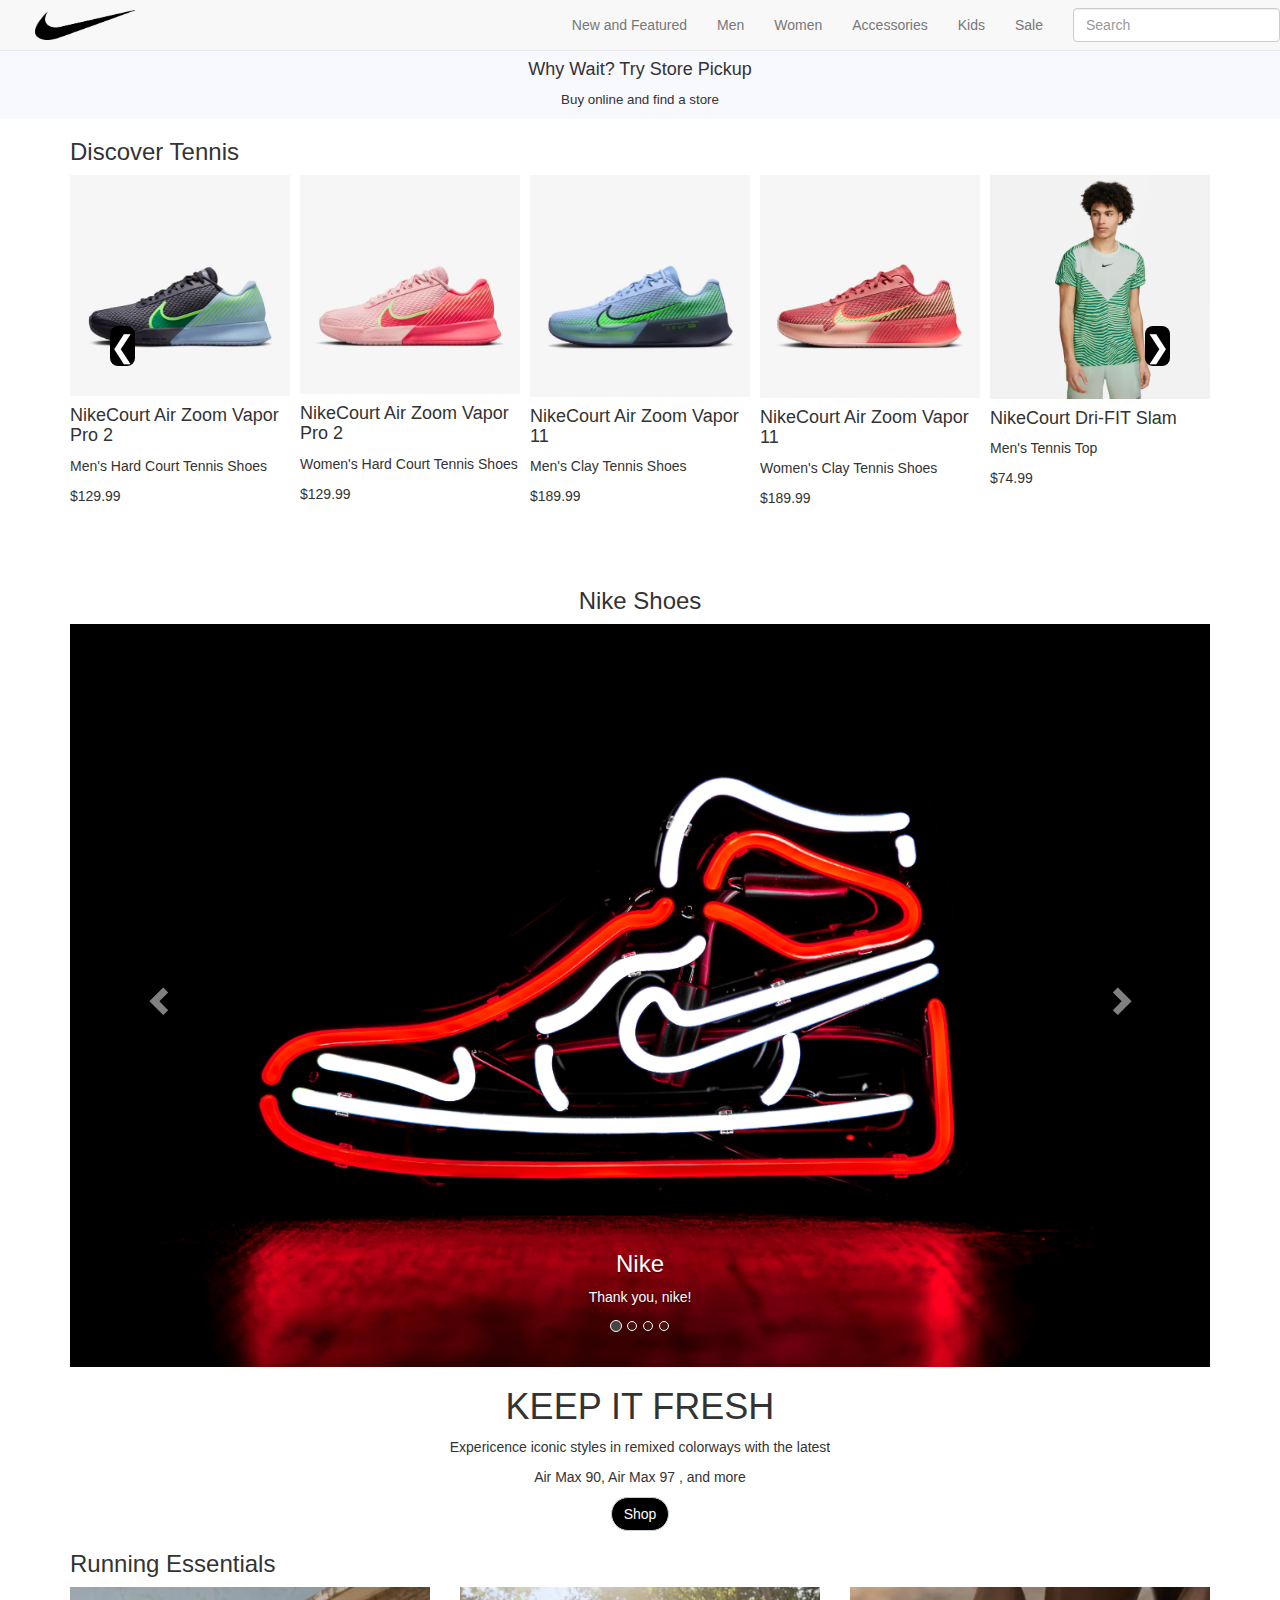
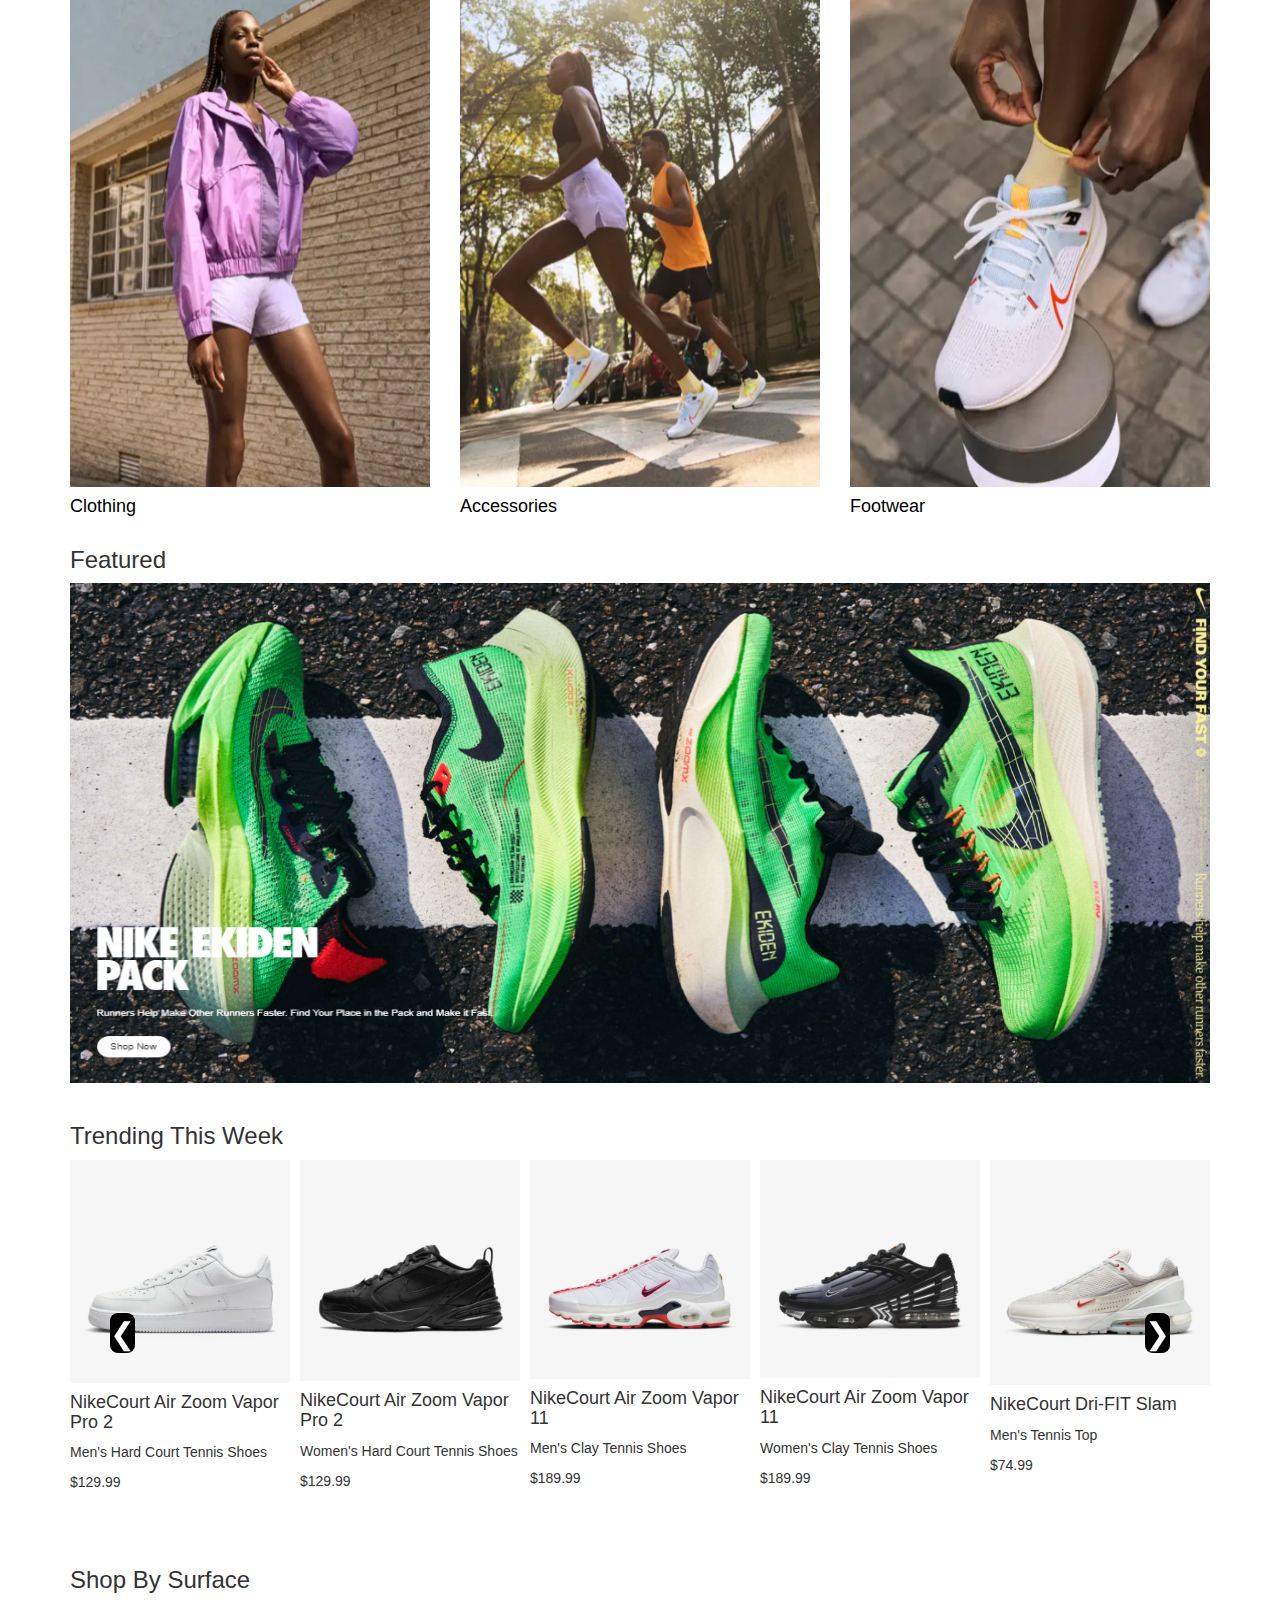
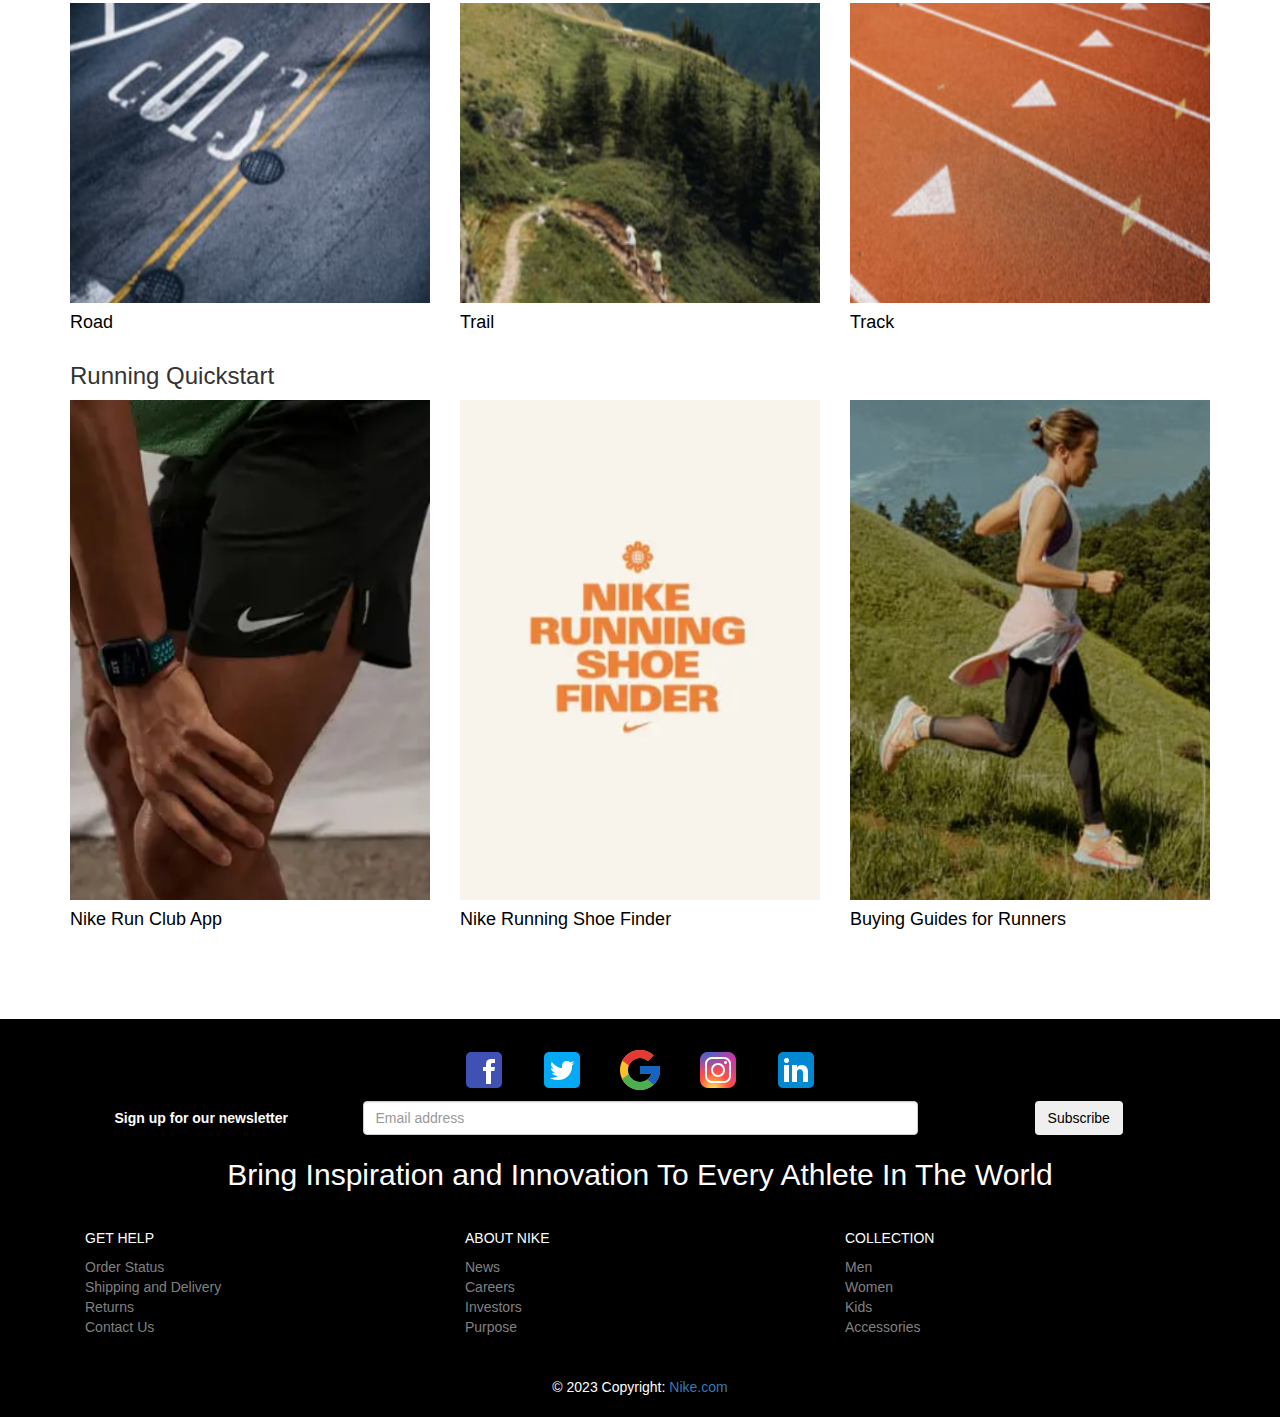
<file: nike/index.html>
<html>
    <head> 
        <meta charset="utf-8">
          <meta name="viewport" content="width=device-width, initial-scale=1">

        <link type="text/css" rel="stylesheet" href="css/style.css">
        <link type="text/css" rel="stylesheet" href="css/bootstrap.min.css">
        
        
        <link rel="stylesheet" href="https://cdnjs.cloudflare.com/ajax/libs/OwlCarousel2/2.3.4/assets/owl.carousel.min.css">
        <link rel="stylesheet" href="https://cdnjs.cloudflare.com/ajax/libs/OwlCarousel2/2.3.4/assets/owl.theme.default.min.css">
        
        
    </head>
    <body>
        
          <script src="https://ajax.googleapis.com/ajax/libs/jquery/3.6.4/jquery.min.js"></script>
          <script src="https://maxcdn.bootstrapcdn.com/bootstrap/3.4.1/js/bootstrap.min.js"></script>
        
        <script src="https://cdnjs.cloudflare.com/ajax/libs/jquery/3.3.1/jquery.min.js"></script>
        <script src="https://cdnjs.cloudflare.com/ajax/libs/OwlCarousel2/2.3.4/owl.carousel.min.js"></script>
  
            
        
        
        <nav class="navbar navbar-default navbar-fixed-top">
            <div class="container-fluid">
                <div class="navbar-header">
                    <a class="navbar-brand" href="index.html" ><img alt="Logo Image" src="img/nike_logo.png" id="logo_img"></a>
                </div>
                  <ul class="nav navbar-nav navbar-right">
                    <li><a href="newandfeatured.html">New and Featured</a></li>
                    <li><a href="men.html">Men</a></li>
                    <li><a href="women.html">Women</a></li>
                    <li><a href="accessories.html">Accessories</a></li>
                    <li><a href="Kids.html">Kids</a></li>
                    <li><a href="sale.html">Sale</a></li>
                      <li>
                        <form class="navbar-form navbar-right" role="search">
                            <div class="form-group">
                                <input type="text" class="form-control" placeholder="Search">
                            </div>
                        </form>
                      </li>
                 </ul>
            </div> 
        </nav>
           <div id="header__" class="container-fluid">
               <div class="row">
                    <div  class="col-lg-12 text-center">
                        <h4 id="t1">Why Wait? Try Store Pickup</h4>
                        <p id="tt1">Buy online and find a store</p>
                   </div>
               </div>
        </div>
        
        
        
    
          
               <script type="text/javascript">
                        $(document).ready(function() {
                  $('.owl-carousel').owlCarousel({
                    loop: true,
                    margin: 10,
                    nav: true,
                    navText: ["<span class='owl-prev'>&#10094;</span>", "<span class='owl-next'>&#10095;</span>"],
                    autoplay: true,
                    autoplayTimeout: 3000,
                    responsive: {
                      0: {
                        items: 1
                      },
                      600: {
                        items: 3
                      },
                      1000: {
                        items: 5
                      }
                    }
                  });
                });
                   

                </script> 
        
                  <div class="container">
                        <div class="home-demo">
                  <h3>Discover Tennis</h3>
                  <div class="owl-carousel ">
                    <div style="background: white;"   class="item">
                      <img src="img/s4.png" alt="imagae" >
                            <h4 >NikeCourt Air Zoom Vapor Pro 2</h4>
                            <p>Men's Hard Court Tennis Shoes</p>
                            <p>$129.99</p>
                        
                    </div>
                    <div style="background: white;"  class="item">
                      <img src="img/s3.png" alt="imagae">
                        <h4 >NikeCourt Air Zoom Vapor Pro 2</h4>
                            <p>Women's Hard Court Tennis Shoes</p>
                            <p>$129.99</p>
                    </div>
                    <div style="background: white;"  class="item">
                       <img src="img/s2.png" alt="imagae">
                        <h4 >NikeCourt Air Zoom Vapor 11</h4>
                            <p>Men's Clay Tennis Shoes</p>
                            <p>$189.99</p>
                    </div>
                    <div style="background: white;"  class="item">
                       <img src="img/s1.png" alt="imagae">
                        <h4 >NikeCourt Air Zoom Vapor 11</h4>
                            <p>Women's Clay Tennis Shoes</p>
                            <p>$189.99</p>
                    </div>
                    <div style="background: white;"  class="item">
                       <img src="img/s5.png" alt="imagae">
                        <h4 >NikeCourt Dri-FIT Slam</h4>
                            <p>Men's Tennis Top</p>
                            <p>$74.99</p>
                    </div>
                    <div style="background: white;"  class="item">
                       <img src="img/s6.png" alt="imagae">
                        <h4 >NikeCourt Dri-FIT Slam</h4>
                            <p>Men's Tennis Shorts</p>
                            <p>$69.99</p>
                    </div>
                    <div style="background: white;"  class="item">
                       <img src="img/s7.png" alt="imagae">
                        <h4 >NikeCourt Dri-FIT ADV Slam</h4>
                            <p>Men's Tennis Polo</p>
                            <p>$89.99</p>
                    </div>
                    <div style="background: white;"  class="item">
                       <img src="img/s8.png" alt="imagae">
                        <h4 >NikeCourt Dri-FIT Slam</h4>
                            <p>Women's Tennis Shirt</p>
                            <p>$94.99</p>
                    </div>
                    <div style="background: white;"  class="item">
                       <img src="img/s10.png" alt="imagae">
                        <h4 >NikeCourt Dri-FIT Slam</h4>
                            <p>Women's Tank Top</p>
                            <p>$74.99</p>
                    </div>
                    <div  style="background: white;"  class="item">
                      <img src="img/s11.png" alt="imagae">
                        <h4 >NikeCourt Dri-FIT Slam</h4>
                            <p>Women's Dress</p>
                            <p>$129.99</p>
                    </div>
                  </div>
                </div>

                </div>      

        
        
        
        
        
        
        
        
        
        
        
         <div  class="container" >
               <div style="margin-top: 50px;" class="row">
                    <div  class="col text-center">
                       <div class="container" >
                            <h3>Nike Shoes</h3>
                              <div id="myCarousel" class="carousel slide" data-ride="carousel" >
                                <!-- Indicators -->
                                <ol class="carousel-indicators">
                                  <li data-target="#myCarousel" data-slide-to="0" class="active"></li>
                                  <li data-target="#myCarousel" data-slide-to="1"></li>
                                  <li data-target="#myCarousel" data-slide-to="2"></li>
                                  <li data-target="#myCarousel" data-slide-to="3"></li>
                                </ol>

                                <!-- Wrapper for slides -->
                                <div class="carousel-inner" >

                                  <div class="item active">
                                    <img class="img-responsive" alt="shoe" src="img/josh-redd-Q9S0w7Bhx3A-unsplash.jpg" style="width:100%;">
                                    <div class="carousel-caption">
                                     <h3>Nike</h3>
                                      <p>Thank you, nike!</p>
                                    </div>
                                  </div>

                                  <div class="item">
                                    <img class="img-responsive" alt="shoe" src="img/domino-164_6wVEHfI-unsplash.jpg" style="width:100%;">
                                    <div class="carousel-caption">
                                      <h3>Nike</h3>
                                      <p>Thank you, nike!</p>
                                    </div>
                                  </div>

                                  <div class="item">
                                    <img class="img-responsive" alt="shoe" src="img/wu-yi-zY3zIOdKXL4-unsplash.jpg" style="width:100%;">
                                    <div class="carousel-caption">
                                      <h3>Nike</h3>
                                      <p>Thank you, nike!</p>
                                    </div>
                                  </div>

                                    <div class="item">
                                    <img class="img-responsive" alt="shoe" src="img/peter-aroner-KRvPP5i7DWA-unsplash.jpg" style="width:100%; ">
                                    <div class="carousel-caption">
                                      <h3>Nike</h3>
                                      <p>Thank you, nike!</p>
                                    </div>
                                  </div>

                                </div>

                                <!-- Left and right controls -->
                                <a class="left carousel-control" href="#myCarousel" data-slide="prev">
                                  <span class="glyphicon glyphicon-chevron-left"></span>
                                  <span class="sr-only">Previous</span>
                                </a>
                                <a class="right carousel-control" href="#myCarousel" data-slide="next">
                                  <span class="glyphicon glyphicon-chevron-right"></span>
                                  <span class="sr-only">Next</span>
                                </a>
                              </div>
                        </div>
                        <h1>KEEP IT FRESH</h1>
                            <p>Expericence iconic styles in remixed colorways with the latest</p>
                            <p>Air Max 90, Air Max 97 , and more</p>
                        
                   </div>
               </div>
               
        </div> 
        <div class="container">
          <div class="row">
            <div class="col text-center">
              <button id="shop_btn" class="btn btn-default">Shop</button>
            </div>
          </div>
        </div>
        
        
        <div class="container-fluid">
            <div class="container">
                <div  class="row">
                    <div class="col-lg-12">
                        <h3>Running Essentials</h3>
                    </div>
                </div>
                <div  class="row">
                    <div class="col-lg-4">
                        <a href="#"><img class="img_responsive" src="img/runnningessentais1.png" alt="image" height="500px" width="380px">
                             <h4 id="Runner_div">Clothing</h4>
                        </a>
                       
                    </div>
                    <div class="col-lg-4">
                        <a href="#"><img class="img_responsive" src="img/runnningessentais2.png" alt="image" height="500px" width="380px">
                             <h4 id="Runner_div">Accessories</h4>
                        </a>
                    </div>
                     <div class="col-lg-4">
                        <a  href="#"><img class="img_responsive" src="img/runnningessentais3.png" alt="image" height="500px" width="380px">
                             <h4 id="Runner_div">Footwear</h4>
                         </a>
                    </div>
                </div>
            </div>
        </div>

        
        <div class="container-fluid">
            <div class="container">
                <div class="row">
                    <div class="col-lg-12">
                        <h3>Featured</h3>
                    </div>
                </div>
                <div class="row">
                    <div class="col-lg-12">
                        <a href="#"><img class="img_responsive" src="img/nike_featured.png" alt="image" height="500px" width="100%"></a>
                    </div>
                </div>
            </div>
        </div>
        
        <div class="container-fluid">
            <div class="container">
                       
        
                <div style="margin: 40px 0;" class="home-demo">
                  <h3>Trending This Week</h3>
                  <div class="owl-carousel ">
                    <div style="background: white;"   class="item">
                      <img src="img/t1.png" alt="imagae" >
                            <h4 >NikeCourt Air Zoom Vapor Pro 2</h4>
                            <p>Men's Hard Court Tennis Shoes</p>
                            <p>$129.99</p>
                        
                    </div>
                    <div style="background: white;"  class="item">
                      <img src="img/t2.png" alt="imagae">
                        <h4 >NikeCourt Air Zoom Vapor Pro 2</h4>
                            <p>Women's Hard Court Tennis Shoes</p>
                            <p>$129.99</p>
                    </div>
                    <div style="background: white;"  class="item">
                       <img src="img/t3.png" alt="imagae">
                        <h4 >NikeCourt Air Zoom Vapor 11</h4>
                            <p>Men's Clay Tennis Shoes</p>
                            <p>$189.99</p>
                    </div>
                    <div style="background: white;"  class="item">
                       <img src="img/t4.png" alt="imagae">
                        <h4 >NikeCourt Air Zoom Vapor 11</h4>
                            <p>Women's Clay Tennis Shoes</p>
                            <p>$189.99</p>
                    </div>
                    <div style="background: white;"  class="item">
                       <img src="img/t5.png" alt="imagae">
                        <h4 >NikeCourt Dri-FIT Slam</h4>
                            <p>Men's Tennis Top</p>
                            <p>$74.99</p>
                    </div>
                    <div style="background: white;"  class="item">
                       <img src="img/t6.png" alt="imagae">
                        <h4 >NikeCourt Dri-FIT Slam</h4>
                            <p>Men's Tennis Shorts</p>
                            <p>$69.99</p>
                    </div>
                    <div style="background: white;"  class="item">
                       <img src="img/t7.png" alt="imagae">
                        <h4 >NikeCourt Dri-FIT ADV Slam</h4>
                            <p>Men's Tennis Polo</p>
                            <p>$89.99</p>
                    </div>
                    <div style="background: white;"  class="item">
                       <img src="img/t8.png" alt="imagae">
                        <h4 >NikeCourt Dri-FIT Slam</h4>
                            <p>Women's Tennis Shirt</p>
                            <p>$94.99</p>
                    </div>
                    <div style="background: white;"  class="item">
                       <img src="img/t9.png" alt="imagae">
                        <h4 >NikeCourt Dri-FIT Slam</h4>
                            <p>Women's Tank Top</p>
                            <p>$74.99</p>
                    </div>
                    <div  style="background: white;"  class="item">
                      <img src="img/t10.png" alt="imagae">
                        <h4 >NikeCourt Dri-FIT Slam</h4>
                            <p>Women's Dress</p>
                            <p>$129.99</p>
                    </div>
                  </div>
            </div>
        </div>
    </div>
        
        <div class="container-fluid">
            <div class="container">
                <div  class="row">
                    <div class="col-lg-12">
                        <h3>Shop By Surface</h3>
                    </div>
                </div>
                <div  class="row">
                    <div class="col-lg-4">
                        <a  href="men.html"><img class="img_responsive" src="img/road4.png" alt="image" height="300px" width="380px">
                             <h4 id="surface_div">Road</h4>
                        </a>
                       
                    </div>
                    <div class="col-lg-4">
                        <a  href="men.html"><img class="img_responsive" src="img/road2.png" alt="image" height="300px" width="380px">
                             <h4 id="surface_div">Trail</h4>
                        </a>
                    </div>
                     <div class="col-lg-4">
                        <a  href="men.html"><img class="img_responsive" src="img/road3.png" alt="image" height="300px" width="380px">
                             <h4 id="surface_div">Track</h4>
                         </a>
                    </div>
                </div>
            </div>
        </div>
        
        
        
          <div class="container-fluid">
            <div class="container">
                <div  class="row">
                    <div class="col-lg-12">
                        <h3>Running Quickstart</h3>
                    </div>
                </div>
                <div  class="row">
                    <div class="col-lg-4">
                        <a  href="men.html"><img class="img_responsive" src="img/running1.png" alt="image" height="500px" width="380px">
                             <h4 id="Runner_div">Nike Run Club App</h4>
                        </a>
                       
                    </div>
                    <div class="col-lg-4">
                        <a  href="men.html"><img class="img_responsive" src="img/running2.png" alt="image" height="500px" width="380px">
                             <h4 id="Runner_div">Nike Running Shoe Finder</h4>
                        </a>
                    </div>
                     <div class="col-lg-4">
                        <a  href="men.html"><img class="img_responsive" src="img/running3.png" alt="image" height="500px" width="380px">
                             <h4 id="Runner_div">Buying Guides for Runners</h4>
                         </a>
                    </div>
                </div>
            </div>
        </div>
        
        
        
        
        
        
        
        
        
        
  
        

        
        
        
        
        
        
        
        
        
        
        
        
        
        
        
        <!-- Footer -->
<footer class="bg-dark text-center text-white">
  <!-- Grid container -->
  <div class="container p-4">
    <!-- Section: Social media -->
    <section class="mb-4">
      <!-- Facebook -->
      <a class="btn btn-outline-light btn-floating m-1" href="#!" role="button"><img src="img/icons8-facebook-48.png">
      </a>

      <!-- Twitter -->
      <a class="btn btn-outline-light btn-floating m-1" href="#!" role="button" ><img src="img/icons8-twitter-squared-48.png"></a>

      <!-- Google -->
      <a class="btn btn-outline-light btn-floating m-1" href="#!" role="button" ><img src="img/icons8-google-48.png"></a>

      <!-- Instagram -->
      <a class="btn btn-outline-light btn-floating m-1" href="#!" role="button" ><img src="img/icons8-instagram-48.png"></a>

      <!-- Linkedin -->
      <a class="btn btn-outline-light btn-floating m-1" href="#!" role="button"><img src="img/icons8-linkedin-48.png"></a>

    
    </section>
    <!-- Section: Social media -->

    <!-- Section: Form -->
    <section class="">
      <form action="">
        <!--Grid row-->
        <div class="row d-flex ">
          <!--Grid column-->
          <div class="col-lg-3 col-md-4">
            <p style="padding-top: 7px;" class="pt-2 text-center">
              <strong >Sign up for our newsletter</strong>
            </p>
          </div>
          <!--Grid column-->

          <!--Grid column-->
          <div class="col-md-5 col-lg-6">
            <!-- Email input -->
            <div class="form-outline form-white mb-4">
              <input type="email" id="form5Example21" class="form-control" placeholder="Email address" />
    
            </div>
          </div>
          <!--Grid column-->

          <!--Grid column-->
          <div class="col-lg-3 col-md-3">
            <!-- Submit button -->
            <button type="submit" class="btn btn-outline-light mb-4" style="color: black;">
              Subscribe
            </button>
          </div>
          <!--Grid column-->
        </div>
        <!--Grid row-->
      </form>
    </section>
    <!-- Section: Form -->

    <!-- Section: Text -->
    <section class="mb-4">
      <h2>
        Bring Inspiration and Innovation To Every Athlete In The World
     </h2>
    </section>
    <!-- Section: Text -->

    <!-- Section: Links -->
    <section class="">
      <!--Grid row-->
      <div style="margin: 30px auto" class="row">
        <!--Grid column-->
        <div class="col-lg-4 col-md-6 mb-4 mb-md-0">
          <h5 class="text-uppercase text-left">Get help</h5>

          <ul id="footer_details" class="list-unstyled mb-0 text-left">
            <li>
              <a href="#!" class="text-white">Order Status</a>
            </li>
            <li>
              <a href="#!" class="text-white">Shipping and Delivery</a>
            </li>
            <li>
              <a href="#!" class="text-white">Returns</a>
            </li>
            <li>
              <a href="contact_us.html" class="text-white">Contact Us</a>
            </li>
          </ul>
        </div>
        <!--Grid column-->

        <!--Grid column-->
        <div class="col-lg-4 col-md-6 mb-4 mb-md-0">
          <h5 class="text-uppercase text-left">About Nike</h5>

          <ul id="footer_details" class="list-unstyled mb-0 text-left">
            <li>
              <a href="#!" class="text-white">News</a>
            </li>
            <li>
              <a href="#!" class="text-white">Careers</a>
            </li>
            <li>
              <a href="#!" class="text-white">Investors</a>
            </li>
            <li>
              <a href="#!" class="text-white">Purpose</a>
            </li>
          </ul>
        </div>
        <!--Grid column-->

        <!--Grid column-->
        <div class="col-lg-4 col-md-6 mb-4 mb-md-0">
          <h5 class="text-uppercase text-left">collection</h5>

          <ul id="footer_details" class="list-unstyled mb-0 text-left">
            <li>
              <a href="men.html" class="text-white">Men</a>
            </li>
            <li>
              <a href="women.html" class="text-white">Women</a>
            </li>
            <li>
              <a href="Kids.html" class="text-white">Kids</a>
            </li>
            <li>
              <a href="accessories.html" class="text-white">Accessories</a>
            </li>
          </ul>
        </div>
        <!--Grid column-->

       
        <!--Grid column-->
      </div>
      <!--Grid row-->
    </section>
    <!-- Section: Links -->
  </div>
  <!-- Grid container -->

  <!-- Copyright -->
  <div class="text-center p-3" style="background-color: rgba(0, 0, 0, 0.2);">
    © 2023 Copyright:
    <a class="text-white" href="https://mdbootstrap.com/">Nike.com</a>
  </div>
  <!-- Copyright -->
</footer>
<!-- Footer -->
        
        
    </body>
</html>
</file>
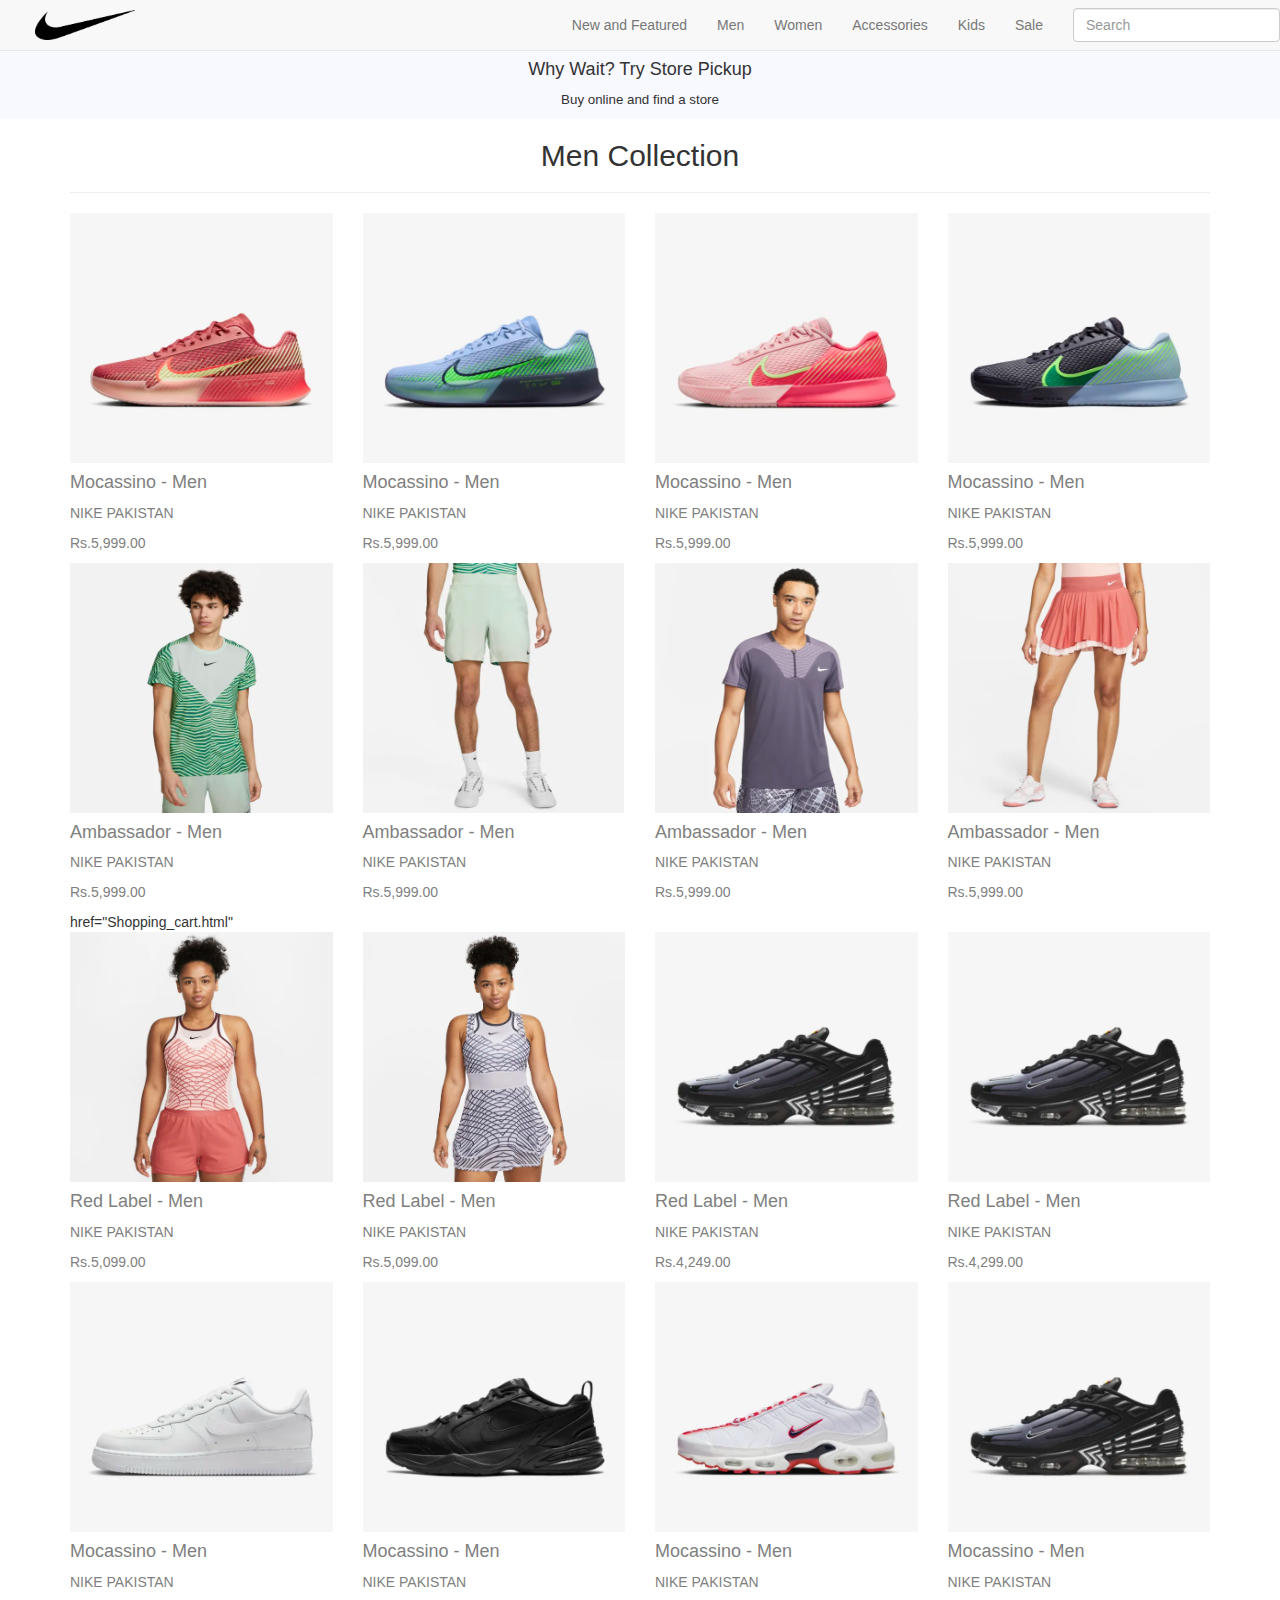
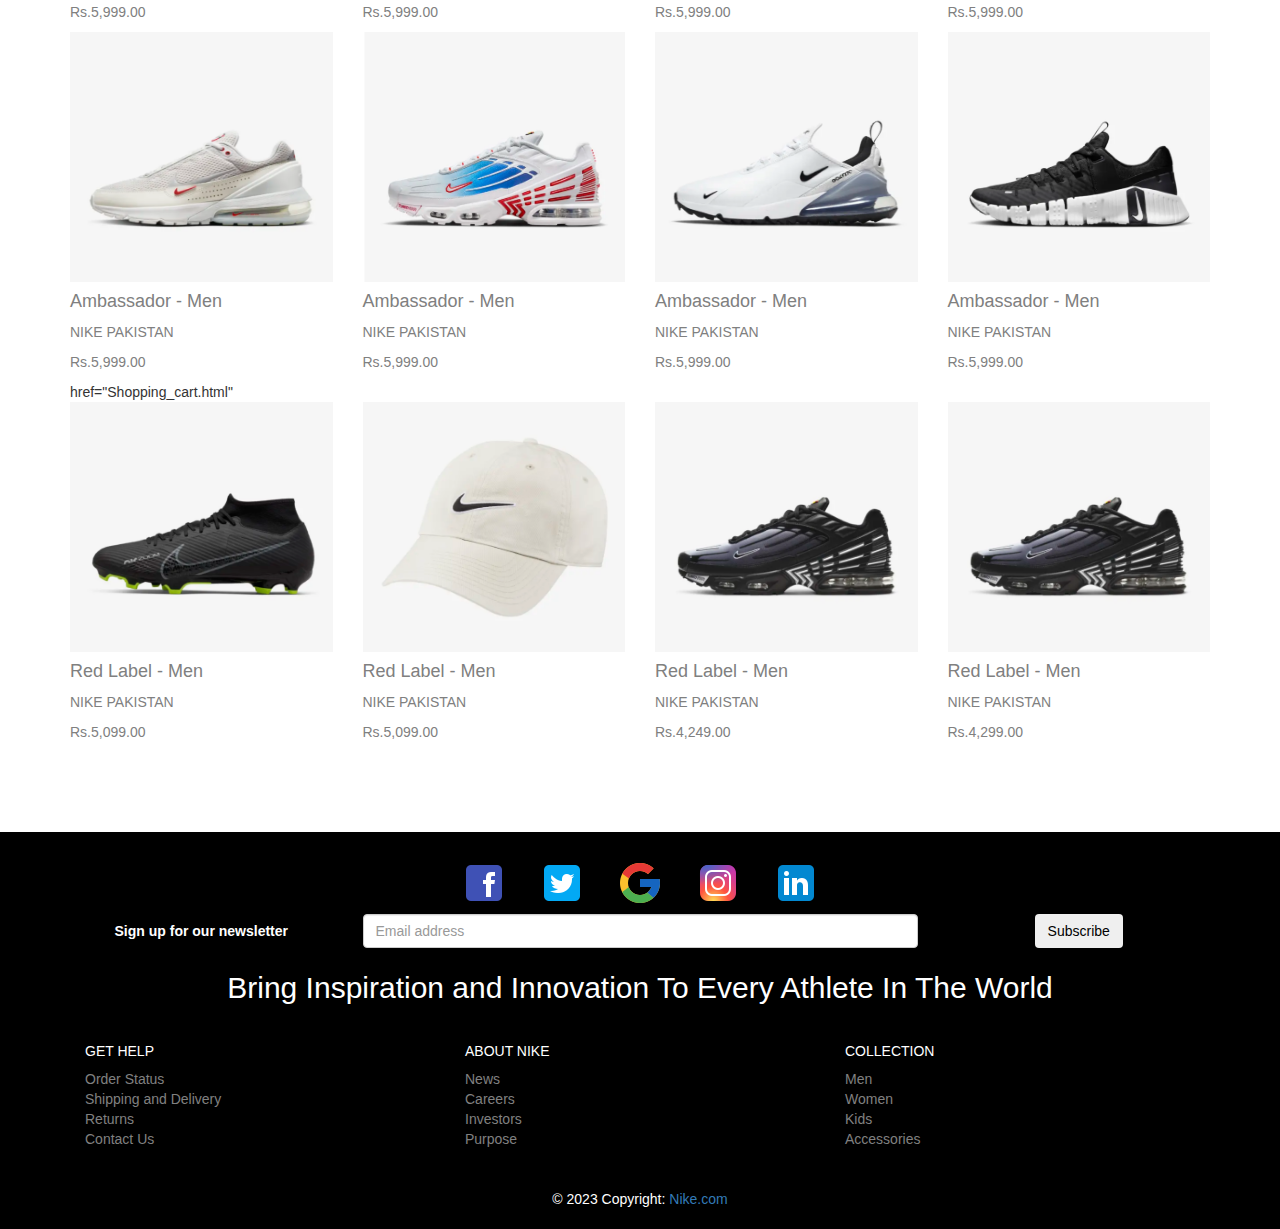
<file: nike/accessories.html>
<html>
    <head>   
        <link type="text/css" rel="stylesheet" href="css/style.css">
        <link type="text/css" rel="stylesheet" href="css/bootstrap.min.css">
    </head>
    <body>
  
            
        <nav class="navbar navbar-default navbar-fixed-top">
            <div class="container-fluid">
                <div class="navbar-header">
                    <a class="navbar-brand" href="index.html" ><img alt="Logo Image" src="img/nike_logo.png" id="logo_img"></a>
                </div>
                  <ul class="nav navbar-nav navbar-right">
                    <li><a href="newandfeatured.html">New and Featured</a></li>
                    <li><a href="men.html">Men</a></li>
                    <li><a href="women.html">Women</a></li>
                    <li><a href="accessories.html">Accessories</a></li>
                    <li><a href="Kids.html">Kids</a></li>
                    <li><a href="sale.html">Sale</a></li>
                      <li>
                        <form class="navbar-form navbar-right" role="search">
                            <div class="form-group">
                                <input type="text" class="form-control" placeholder="Search">
                            </div>
                        </form>
                      </li>
                 </ul>
            </div> 
        </nav>
           <div id="header__" class="container-fluid">
               <div class="row">
                    <div  class="col-lg-12 text-center">
                        <h4 id="t1">Why Wait? Try Store Pickup</h4>
                        <p id="tt1">Buy online and find a store</p>
                   </div>
               </div>
        </div> 
        
        
        
               <div id="backcolor_div" class="container-fluid">
            <div id="items_container_shoes" class="container">
                <h2 id="Page_title" class="text-center">Men Collection</h2>
                <hr>
              
                
                <div id="Row_space_shoe" class="row">
                    <div class="col-lg-3 col-md-6 mb-4 mb-md-0">
                            <a  href="Shopping_cart.html"><img src="img/s1.png" alt="Men Shoe" width="250px" height="250px">
                            <div>
                            <h4>Mocassino - Men</h4>
                           <p id="Bata_pakistan_text">NIKE PAKISTAN</p>
                            <p>Rs.5,999.00</p>
                        </div>
                        </a>
                        
                    </div>
                    <div class="col-lg-3 col-md-6 mb-4 mb-md-0">
                        <a href="Shopping_cart.html"><img src="img/s2.png" alt="Men Shoe"  width="250px" height="250px">
                             <div>
                            <h4>Mocassino - Men</h4>
                           <p id="Bata_pakistan_text">NIKE PAKISTAN</p>
                            <p>Rs.5,999.00</p>
                        </div>
                        </a>
                        
                    </div>
                    <div class="col-lg-3 col-md-6 mb-4 mb-md-0">
                        <a href="Shopping_cart.html"><img src="img/s3.png" alt="Men Shoe"  width="250px"    height="250px">
                            <div>
                            <h4>Mocassino - Men</h4>
                           <p id="Bata_pakistan_text">NIKE PAKISTAN</p>
                            <p>Rs.5,999.00</p>
                        </div>
                        </a>
                         
                    </div>
                    <div class="col-lg-3 col-md-6 mb-4 mb-md-0">
                          <a href="Shopping_cart.html"><img src="img/s4.png" alt="Men Shoe"  width="250px" height="250px">
                            <div>
                            <h4>Mocassino - Men</h4>
                            <p id="Bata_pakistan_text">NIKE PAKISTAN</p>
                            <p>Rs.5,999.00</p>
                        </div>
                        </a>
                         
                    </div>
                </div>
                
                <div id="Row_space_shoe" class="row">
                    <div class="col-lg-3 col-md-6 mb-4 mb-md-0">
                            <a  href="Shopping_cart.html"><img src="img/s5.png" alt="Men Shoe" width="250px" height="250px">
                             <div>
                            <h4>Ambassador - Men</h4>
                            <p id="Bata_pakistan_text">NIKE PAKISTAN</p>
                            <p>Rs.5,999.00</p>
                        </div>
                        </a>
                       href="Shopping_cart.html"
                    </div>
                    <div class="col-lg-3 col-md-6 mb-4 mb-md-0">
                        <a href="Shopping_cart.html"><img src="img/s6.png" alt="Men Shoe"  width="250px" height="250px">
                         <div>
                            <h4>Ambassador - Men</h4>
                           <p id="Bata_pakistan_text">NIKE PAKISTAN</p>
                            <p>Rs.5,999.00</p>
                        </div>
                        </a>
                        
                    </div>
                    <div class="col-lg-3 col-md-6 mb-4 mb-md-0">
                        <a href="Shopping_cart.html"><img src="img/s7.png"alt="Men Shoe"  width="250px" height="250px">
                        <div>
                            <h4>Ambassador - Men</h4>
                            <p id="Bata_pakistan_text">NIKE PAKISTAN</p>
                            <p>Rs.5,999.00</p>
                        </div>
                        </a>
                         
                    </div>
                    <div class="col-lg-3 col-md-6 mb-4 mb-md-0">
                          <a href="Shopping_cart.html"><img src="img/s8.png" alt="Men Shoe"  width="250px" height="250px">
                            <div>
                            <h4>Ambassador - Men</h4>
                           <p id="Bata_pakistan_text">NIKE PAKISTAN</p>
                            <p>Rs.5,999.00</p>
                        </div>
                        </a>
                         
                    </div>
                </div>
                
                <div id="Row_space_shoe" class="row">
                    <div class="col-lg-3 col-md-6 mb-4 mb-md-0">
                            <a  href="Shopping_cart.html"><img src="img/s10.png"alt="Men Shoe" width="250px" height="250px">
                         <div>
                            <h4>Red Label - Men</h4>
                            <p id="Bata_pakistan_text">NIKE PAKISTAN</p>
                            <p>Rs.5,099.00</p>
                        </div>
                        </a>
                       
                    </div>
                    <div class="col-lg-3 col-md-6 mb-4 mb-md-0">
                        <a href="Shopping_cart.html"><img src="img/s11.png"alt="Men Shoe"  width="250px" height="250px">
                         <div>
                            <h4>Red Label - Men</h4>
                           <p id="Bata_pakistan_text">NIKE PAKISTAN</p>
                            <p>Rs.5,099.00</p>
                        </div>
                        </a>
                        
                    </div>
                    <div class="col-lg-3 col-md-6 mb-4 mb-md-0">
                        <a href="Shopping_cart.html"><img src="img/t4.png" alt="Men Shoe"  width="250px" height="250px">
                        <div>
                            <h4>Red Label - Men</h4>
                           <p id="Bata_pakistan_text">NIKE PAKISTAN</p>
                            <p>Rs.4,249.00</p>
                        </div>
                        </a>
                         
                    </div>
                    <div class="col-lg-3 col-md-6 mb-4 mb-md-0">
                          <a href="Shopping_cart.html"><img src="img/t4.png" alt="Men Shoe"  width="250px" height="250px">
                         <div>
                            <h4>Red Label - Men</h4>
                           <p id="Bata_pakistan_text">NIKE PAKISTAN</p>
                            <p>Rs.4,299.00</p>
                        </div>
                        </a>
                         
                    </div>
                </div>
                
                <div id="Row_space_shoe" class="row">
                    <div class="col-lg-3 col-md-6 mb-4 mb-md-0">
                            <a  href="Shopping_cart.html"><img src="img/t1.png" alt="Men Shoe" width="250px" height="250px">
                            <div>
                            <h4>Mocassino - Men</h4>
                            <p id="Bata_pakistan_text">NIKE PAKISTAN</p>
                            <p>Rs.5,999.00</p>
                        </div>
                        </a>
                        
                    </div>
                    <div class="col-lg-3 col-md-6 mb-4 mb-md-0">
                        <a href="Shopping_cart.html"><img src="img/t2.png" alt="Men Shoe"  width="250px" height="250px">
                             <div>
                            <h4>Mocassino - Men</h4>
                            <p id="Bata_pakistan_text">NIKE PAKISTAN</p>
                            <p>Rs.5,999.00</p>
                        </div>
                        </a>
                        
                    </div>
                    <div class="col-lg-3 col-md-6 mb-4 mb-md-0">
                        <a href="Shopping_cart.html"><img src="img/t3.png" alt="Men Shoe"  width="250px"    height="250px">
                            <div>
                            <h4>Mocassino - Men</h4>
                            <p id="Bata_pakistan_text">NIKE PAKISTAN</p>
                            <p>Rs.5,999.00</p>
                        </div>
                        </a>
                         
                    </div>
                    <div class="col-lg-3 col-md-6 mb-4 mb-md-0">
                          <a href="Shopping_cart.html"><img src="img/t4.png" alt="Men Shoe"  width="250px" height="250px">
                            <div>
                            <h4>Mocassino - Men</h4>
                            <p id="Bata_pakistan_text">NIKE PAKISTAN</p>
                            <p>Rs.5,999.00</p>
                        </div>
                        </a>
                         
                    </div>
                </div>
                
                <div id="Row_space_shoe" class="row">
                    <div class="col-lg-3 col-md-6 mb-4 mb-md-0">
                            <a  href="Shopping_cart.html"><img src="img/t5.png" alt="Men Shoe" width="250px" height="250px">
                             <div>
                            <h4>Ambassador - Men</h4>
                           <p id="Bata_pakistan_text">NIKE PAKISTAN</p>
                            <p>Rs.5,999.00</p>
                        </div>
                        </a>
                       href="Shopping_cart.html"
                    </div>
                    <div class="col-lg-3 col-md-6 mb-4 mb-md-0">
                        <a href="Shopping_cart.html"><img src="img/t6.png" alt="Men Shoe"  width="250px" height="250px">
                         <div>
                            <h4>Ambassador - Men</h4>
                           <p id="Bata_pakistan_text">NIKE PAKISTAN</p>
                            <p>Rs.5,999.00</p>
                        </div>
                        </a>
                        
                    </div>
                    <div class="col-lg-3 col-md-6 mb-4 mb-md-0">
                        <a href="Shopping_cart.html"><img src="img/t7.png"alt="Men Shoe"  width="250px" height="250px">
                        <div>
                            <h4>Ambassador - Men</h4>
                            <p id="Bata_pakistan_text">NIKE PAKISTAN</p>
                            <p>Rs.5,999.00</p>
                        </div>
                        </a>
                         
                    </div>
                    <div class="col-lg-3 col-md-6 mb-4 mb-md-0">
                          <a href="Shopping_cart.html"><img src="img/t8.png" alt="Men Shoe"  width="250px" height="250px">
                            <div>
                            <h4>Ambassador - Men</h4>
                            <p id="Bata_pakistan_text">NIKE PAKISTAN</p>
                            <p>Rs.5,999.00</p>
                        </div>
                        </a>
                         
                    </div>
                </div>
                
                <div id="Row_space_shoe" class="row">
                    <div class="col-lg-3 col-md-6 mb-4 mb-md-0">
                            <a  href="Shopping_cart.html"><img src="img/t9.png"alt="Men Shoe" width="250px" height="250px">
                         <div>
                            <h4>Red Label - Men</h4>
                            <p id="Bata_pakistan_text">NIKE PAKISTAN</p>
                            <p>Rs.5,099.00</p>
                        </div>
                        </a>
                       
                    </div>
                    <div class="col-lg-3 col-md-6 mb-4 mb-md-0">
                        <a href="Shopping_cart.html"><img src="img/t10.png"alt="Men Shoe"  width="250px" height="250px">
                         <div>
                            <h4>Red Label - Men</h4>
                            <p id="Bata_pakistan_text">NIKE PAKISTAN</p>
                            <p>Rs.5,099.00</p>
                        </div>
                        </a>
                        
                    </div>
                    <div class="col-lg-3 col-md-6 mb-4 mb-md-0">
                        <a href="Shopping_cart.html"><img src="img/t4.png" alt="Men Shoe"  width="250px" height="250px">
                        <div>
                            <h4>Red Label - Men</h4>
                           <p id="Bata_pakistan_text">NIKE PAKISTAN</p>
                            <p>Rs.4,249.00</p>
                        </div>
                        </a>
                         
                    </div>
                    <div class="col-lg-3 col-md-6 mb-4 mb-md-0">
                          <a href="Shopping_cart.html"><img src="img/t4.png" alt="Men Shoe"  width="250px" height="250px">
                         <div>
                            <h4>Red Label - Men</h4>
                            <p id="Bata_pakistan_text">NIKE PAKISTAN</p>
                            <p>Rs.4,299.00</p>
                        </div>
                        </a>
                         
                    </div>
                </div>
                
            </div>
        </div>
        
        
        
        
        
        
        
        
        
        
        
        
        
        
        

        
        
        
        
        
       
        <footer class="bg-dark text-center text-white">

          <div class="container p-4">

            <section class="mb-4">
                  <a class="btn btn-outline-light btn-floating m-1" href="#!" role="button"><img src="img/icons8-facebook-48.png"></a>
                  <a class="btn btn-outline-light btn-floating m-1" href="#!" role="button" ><img src="img/icons8-twitter-squared-48.png"></a>
                  <a class="btn btn-outline-light btn-floating m-1" href="#!" role="button" ><img src="img/icons8-google-48.png"></a>
                  <a class="btn btn-outline-light btn-floating m-1" href="#!" role="button" ><img src="img/icons8-instagram-48.png"></a>
                  <a class="btn btn-outline-light btn-floating m-1" href="#!" role="button"><img src="img/icons8-linkedin-48.png"></a>
            </section>

            <section class="">
              <form action="">
                <div class="row d-flex ">

                  <div class="col-lg-3 col-md-4">
                    <p style="padding-top: 7px;" class="pt-2 text-center">
                      <strong >Sign up for our newsletter</strong>
                    </p>
                  </div>

                  <div class="col-md-5 col-lg-6">
                    <div class="form-outline form-white mb-4">
                      <input type="email" id="form5Example21" class="form-control" placeholder="Email address" />
                    </div>
                  </div>

                  <div class="col-lg-3 col-md-3">

                    <button type="submit" class="btn btn-outline-light mb-4" style="color: black;">
                      Subscribe
                    </button>
                  </div>

                </div>
              </form>
            </section>


            <section class="mb-4">
              <h2>
                Bring Inspiration and Innovation To Every Athlete In The World
             </h2>
            </section>

            <section class="">

              <div style="margin: 30px auto" class="row">
                  
                <div class="col-lg-4 col-md-6 mb-4 mb-md-0">
                  <h5 class="text-uppercase text-left">Get help</h5>
                  <ul id="footer_details" class="list-unstyled mb-0 text-left">
                    <li><a href="#!" class="text-white">Order Status</a></li>
                    <li><a href="#!" class="text-white">Shipping and Delivery</a></li>
                    <li><a href="#!" class="text-white">Returns</a></li>
                    <li><a href="#!" class="text-white">Contact Us</a></li>
                  </ul>
                </div>

                <div class="col-lg-4 col-md-6 mb-4 mb-md-0">
                  <h5 class="text-uppercase text-left">About Nike</h5>
                  <ul id="footer_details" class="list-unstyled mb-0 text-left">
                    <li><a href="#!" class="text-white">News</a></li>
                    <li><a href="#!" class="text-white">Careers</a></li>
                    <li><a href="#!" class="text-white">Investors</a></li>
                    <li><a href="#!" class="text-white">Purpose</a></li>
                  </ul>
                </div>

                <!--Grid column-->
        <div class="col-lg-4 col-md-6 mb-4 mb-md-0">
          <h5 class="text-uppercase text-left">collection</h5>

          <ul id="footer_details" class="list-unstyled mb-0 text-left">
            <li>
              <a href="men.html" class="text-white">Men</a>
            </li>
            <li>
              <a href="women.html" class="text-white">Women</a>
            </li>
            <li>
              <a href="Kids.html" class="text-white">Kids</a>
            </li>
            <li>
              <a href="accessories.html" class="text-white">Accessories</a>
            </li>
          </ul>
        </div>

              </div>
            </section>
          </div>

          <div class="text-center p-3" style="background-color: rgba(0, 0, 0, 0.2);">© 2023 Copyright:
            <a class="text-white" href="https://mdbootstrap.com/">Nike.com</a>
          </div>
        </footer>
        
        
    </body>
</html>
</file>
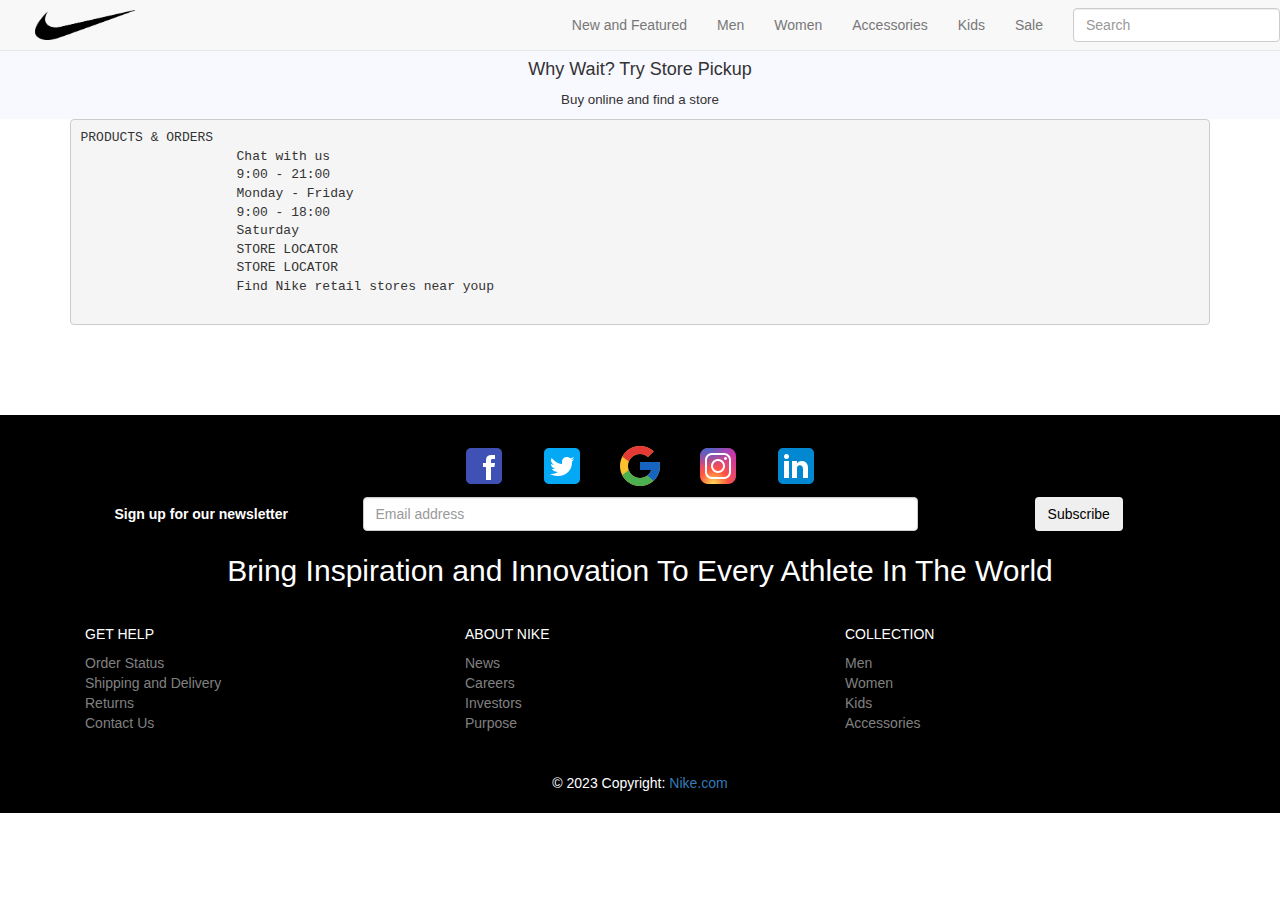
<file: nike/contact_us.html>
<html>
    <head>   
        <link type="text/css" rel="stylesheet" href="css/style.css">
        <link type="text/css" rel="stylesheet" href="css/bootstrap.min.css">
    </head>
    <body>
  
            
        <nav class="navbar navbar-default navbar-fixed-top">
            <div class="container-fluid">
                <div class="navbar-header">
                    <a class="navbar-brand" href="index.html" ><img alt="Logo Image" src="img/nike_logo.png" id="logo_img"></a>
                </div>
                  <ul class="nav navbar-nav navbar-right">
                    <li><a href="newandfeatured.html">New and Featured</a></li>
                    <li><a href="men.html">Men</a></li>
                    <li><a href="women.html">Women</a></li>
                    <li><a href="accessories.html">Accessories</a></li>
                    <li><a href="Kids.html">Kids</a></li>
                    <li><a href="sale.html">Sale</a></li>
                      <li>
                        <form class="navbar-form navbar-right" role="search">
                            <div class="form-group">
                                <input type="text" class="form-control" placeholder="Search">
                            </div>
                        </form>
                      </li>
                 </ul>
            </div> 
        </nav>
           <div id="header__" class="container-fluid">
               <div class="row">
                    <div  class="col-lg-12 text-center">
                        <h4 id="t1">Why Wait? Try Store Pickup</h4>
                        <p id="tt1">Buy online and find a store</p>
                   </div>
               </div>
        </div> 
        
        
        
       
        
        
        

        <div class="container-fluid">
            <div class="container">
                <pre>PRODUCTS & ORDERS
                    Chat with us
                    9:00 - 21:00
                    Monday - Friday
                    9:00 - 18:00
                    Saturday
                    STORE LOCATOR
                    STORE LOCATOR
                    Find Nike retail stores near youp
                    </pre>
            </div>
        </div>
        
        
        
        
       
        <footer class="bg-dark text-center text-white">

          <div class="container p-4">

            <section class="mb-4">
                  <a class="btn btn-outline-light btn-floating m-1" href="#!" role="button"><img src="img/icons8-facebook-48.png"></a>
                  <a class="btn btn-outline-light btn-floating m-1" href="#!" role="button" ><img src="img/icons8-twitter-squared-48.png"></a>
                  <a class="btn btn-outline-light btn-floating m-1" href="#!" role="button" ><img src="img/icons8-google-48.png"></a>
                  <a class="btn btn-outline-light btn-floating m-1" href="#!" role="button" ><img src="img/icons8-instagram-48.png"></a>
                  <a class="btn btn-outline-light btn-floating m-1" href="#!" role="button"><img src="img/icons8-linkedin-48.png"></a>
            </section>

            <section class="">
              <form action="">
                <div class="row d-flex ">

                  <div class="col-lg-3 col-md-4">
                    <p style="padding-top: 7px;" class="pt-2 text-center">
                      <strong >Sign up for our newsletter</strong>
                    </p>
                  </div>

                  <div class="col-md-5 col-lg-6">
                    <div class="form-outline form-white mb-4">
                      <input type="email" id="form5Example21" class="form-control" placeholder="Email address" />
                    </div>
                  </div>

                  <div class="col-lg-3 col-md-3">

                    <button type="submit" class="btn btn-outline-light mb-4" style="color: black;">
                      Subscribe
                    </button>
                  </div>

                </div>
              </form>
            </section>


            <section class="mb-4">
              <h2>
                Bring Inspiration and Innovation To Every Athlete In The World
             </h2>
            </section>

            <section class="">

              <div style="margin: 30px auto" class="row">
                  
                <div class="col-lg-4 col-md-6 mb-4 mb-md-0">
                  <h5 class="text-uppercase text-left">Get help</h5>
                  <ul id="footer_details" class="list-unstyled mb-0 text-left">
                    <li><a href="#!" class="text-white">Order Status</a></li>
                    <li><a href="#!" class="text-white">Shipping and Delivery</a></li>
                    <li><a href="#!" class="text-white">Returns</a></li>
                    <li><a href="#!" class="text-white">Contact Us</a></li>
                  </ul>
                </div>

                <div class="col-lg-4 col-md-6 mb-4 mb-md-0">
                  <h5 class="text-uppercase text-left">About Nike</h5>
                  <ul id="footer_details" class="list-unstyled mb-0 text-left">
                    <li><a href="#!" class="text-white">News</a></li>
                    <li><a href="#!" class="text-white">Careers</a></li>
                    <li><a href="#!" class="text-white">Investors</a></li>
                    <li><a href="#!" class="text-white">Purpose</a></li>
                  </ul>
                </div>

                <!--Grid column-->
        <div class="col-lg-4 col-md-6 mb-4 mb-md-0">
          <h5 class="text-uppercase text-left">collection</h5>

          <ul id="footer_details" class="list-unstyled mb-0 text-left">
            <li>
              <a href="men.html" class="text-white">Men</a>
            </li>
            <li>
              <a href="women.html" class="text-white">Women</a>
            </li>
            <li>
              <a href="Kids.html" class="text-white">Kids</a>
            </li>
            <li>
              <a href="accessories.html" class="text-white">Accessories</a>
            </li>
          </ul>
        </div>

              </div>
            </section>
          </div>

          <div class="text-center p-3" style="background-color: rgba(0, 0, 0, 0.2);">© 2023 Copyright:
            <a class="text-white" href="https://mdbootstrap.com/">Nike.com</a>
          </div>
        </footer>
        
        
    </body>
</html>
</file>
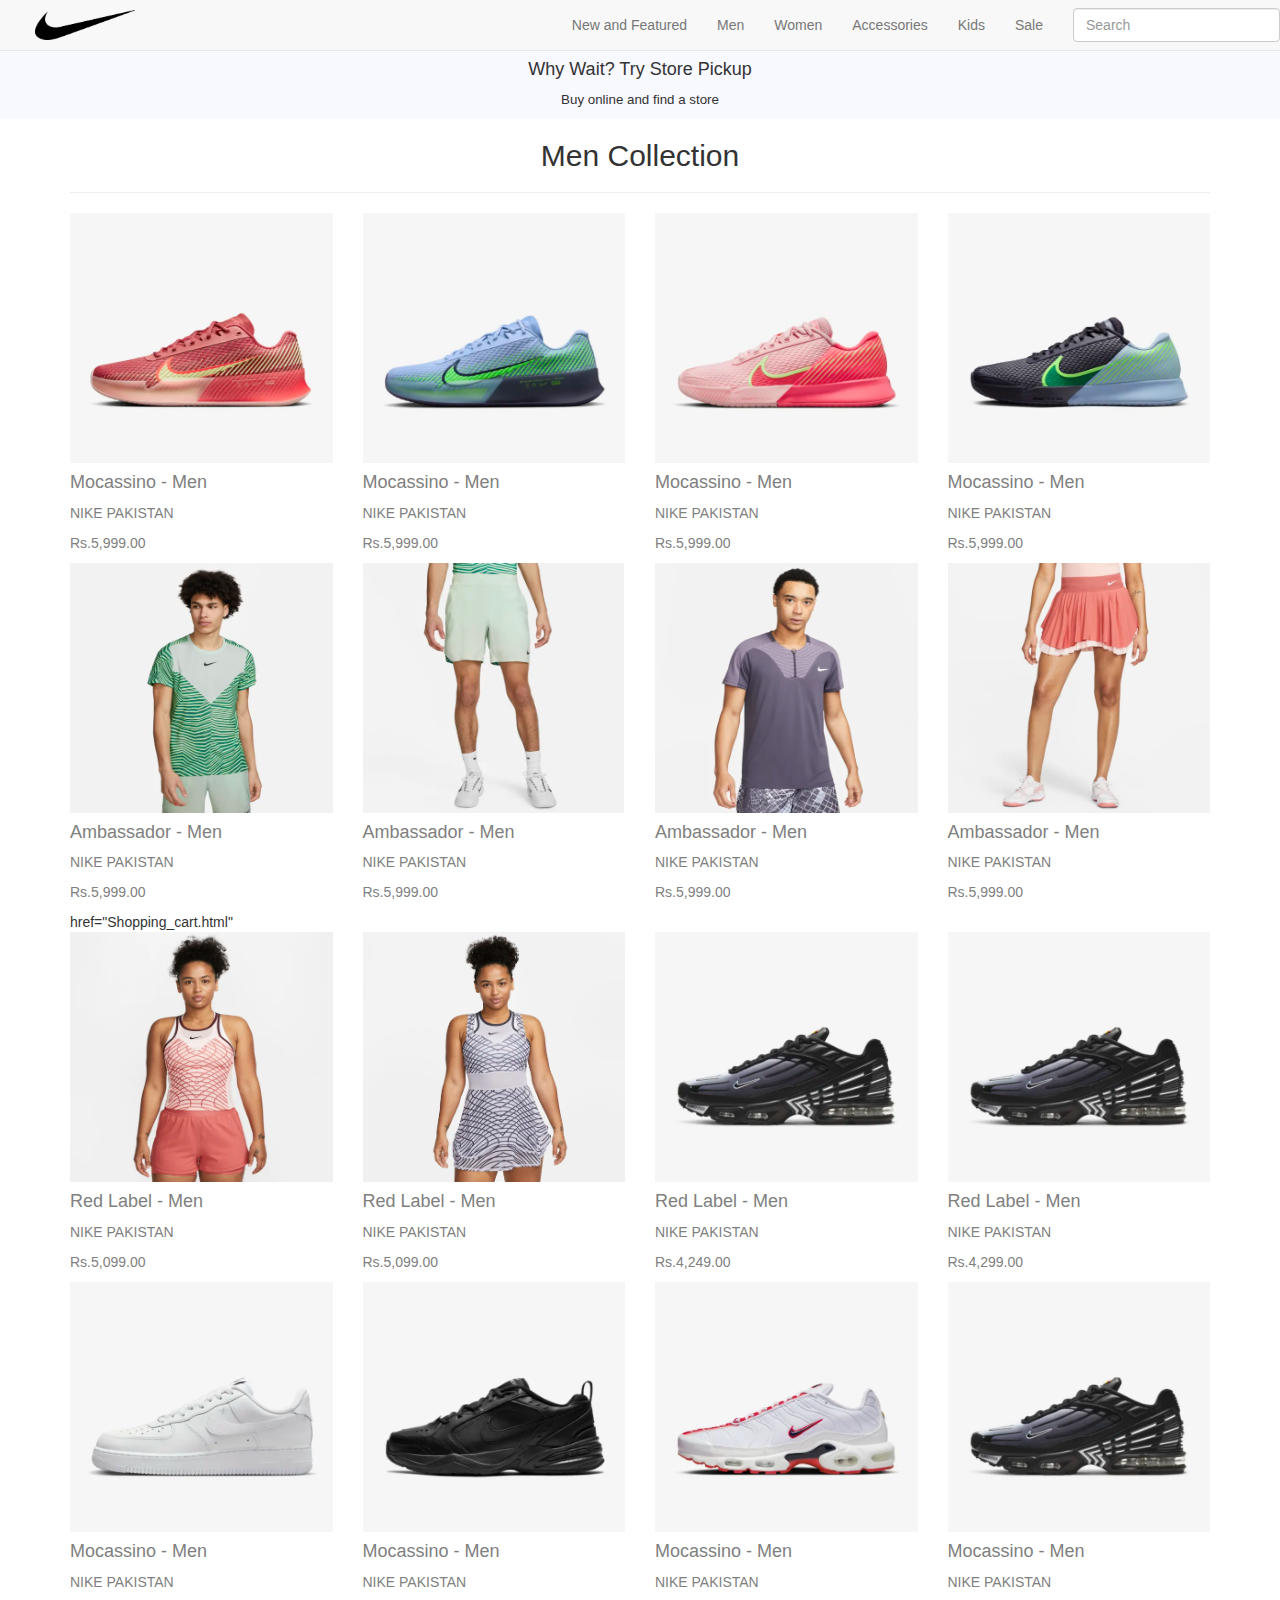
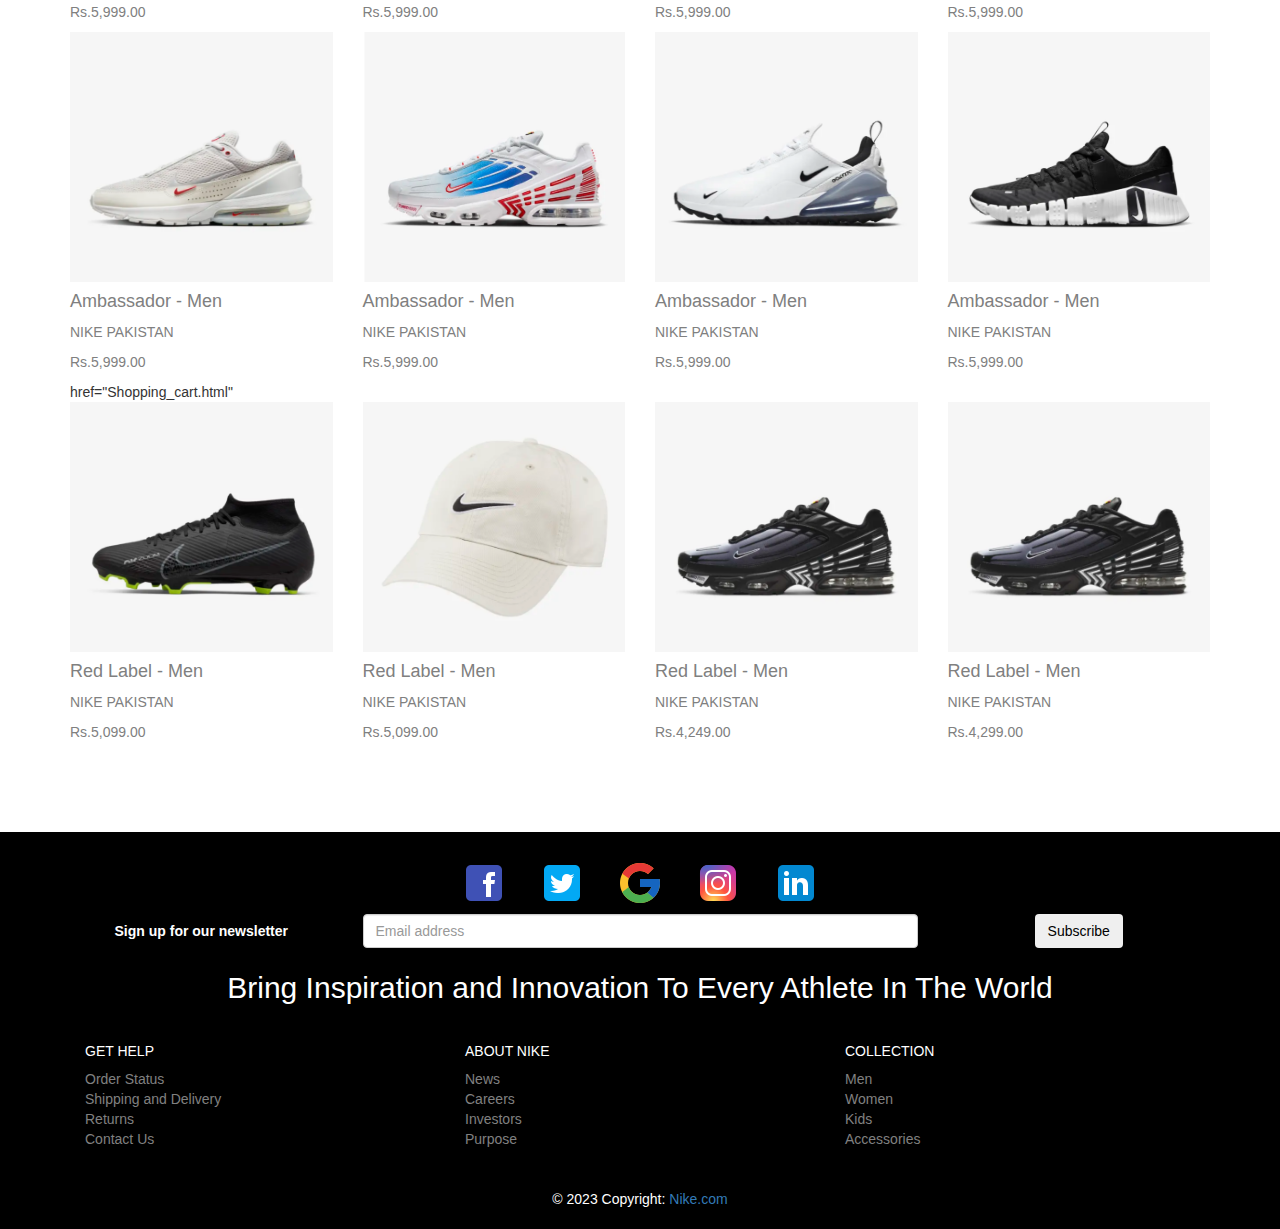
<file: nike/Kids.html>
<html>
    <head>   
        <link type="text/css" rel="stylesheet" href="css/style.css">
        <link type="text/css" rel="stylesheet" href="css/bootstrap.min.css">
    </head>
    <body>
  
            
        <nav class="navbar navbar-default navbar-fixed-top">
            <div class="container-fluid">
                <div class="navbar-header">
                    <a class="navbar-brand" href="index.html" ><img alt="Logo Image" src="img/nike_logo.png" id="logo_img"></a>
                </div>
                  <ul class="nav navbar-nav navbar-right">
                    <li><a href="newandfeatured.html">New and Featured</a></li>
                    <li><a href="men.html">Men</a></li>
                    <li><a href="women.html">Women</a></li>
                    <li><a href="accessories.html">Accessories</a></li>
                    <li><a href="Kids.html">Kids</a></li>
                    <li><a href="sale.html">Sale</a></li>
                      <li>
                        <form class="navbar-form navbar-right" role="search">
                            <div class="form-group">
                                <input type="text" class="form-control" placeholder="Search">
                            </div>
                        </form>
                      </li>
                 </ul>
            </div> 
        </nav>
           <div id="header__" class="container-fluid">
               <div class="row">
                    <div  class="col-lg-12 text-center">
                        <h4 id="t1">Why Wait? Try Store Pickup</h4>
                        <p id="tt1">Buy online and find a store</p>
                   </div>
               </div>
        </div> 
        
        
        
 <div id="backcolor_div" class="container-fluid">
            <div id="items_container_shoes" class="container">
                <h2 id="Page_title" class="text-center">Men Collection</h2>
                <hr>
              
                
                <div id="Row_space_shoe" class="row">
                    <div class="col-lg-3 col-md-6 mb-4 mb-md-0">
                            <a  href="Shopping_cart.html"><img src="img/s1.png" alt="Men Shoe" width="250px" height="250px">
                            <div>
                            <h4>Mocassino - Men</h4>
                           <p id="Bata_pakistan_text">NIKE PAKISTAN</p>
                            <p>Rs.5,999.00</p>
                        </div>
                        </a>
                        
                    </div>
                    <div class="col-lg-3 col-md-6 mb-4 mb-md-0">
                        <a href="Shopping_cart.html"><img src="img/s2.png" alt="Men Shoe"  width="250px" height="250px">
                             <div>
                            <h4>Mocassino - Men</h4>
                           <p id="Bata_pakistan_text">NIKE PAKISTAN</p>
                            <p>Rs.5,999.00</p>
                        </div>
                        </a>
                        
                    </div>
                    <div class="col-lg-3 col-md-6 mb-4 mb-md-0">
                        <a href="Shopping_cart.html"><img src="img/s3.png" alt="Men Shoe"  width="250px"    height="250px">
                            <div>
                            <h4>Mocassino - Men</h4>
                           <p id="Bata_pakistan_text">NIKE PAKISTAN</p>
                            <p>Rs.5,999.00</p>
                        </div>
                        </a>
                         
                    </div>
                    <div class="col-lg-3 col-md-6 mb-4 mb-md-0">
                          <a href="Shopping_cart.html"><img src="img/s4.png" alt="Men Shoe"  width="250px" height="250px">
                            <div>
                            <h4>Mocassino - Men</h4>
                            <p id="Bata_pakistan_text">NIKE PAKISTAN</p>
                            <p>Rs.5,999.00</p>
                        </div>
                        </a>
                         
                    </div>
                </div>
                
                <div id="Row_space_shoe" class="row">
                    <div class="col-lg-3 col-md-6 mb-4 mb-md-0">
                            <a  href="Shopping_cart.html"><img src="img/s5.png" alt="Men Shoe" width="250px" height="250px">
                             <div>
                            <h4>Ambassador - Men</h4>
                            <p id="Bata_pakistan_text">NIKE PAKISTAN</p>
                            <p>Rs.5,999.00</p>
                        </div>
                        </a>
                       href="Shopping_cart.html"
                    </div>
                    <div class="col-lg-3 col-md-6 mb-4 mb-md-0">
                        <a href="Shopping_cart.html"><img src="img/s6.png" alt="Men Shoe"  width="250px" height="250px">
                         <div>
                            <h4>Ambassador - Men</h4>
                           <p id="Bata_pakistan_text">NIKE PAKISTAN</p>
                            <p>Rs.5,999.00</p>
                        </div>
                        </a>
                        
                    </div>
                    <div class="col-lg-3 col-md-6 mb-4 mb-md-0">
                        <a href="Shopping_cart.html"><img src="img/s7.png"alt="Men Shoe"  width="250px" height="250px">
                        <div>
                            <h4>Ambassador - Men</h4>
                            <p id="Bata_pakistan_text">NIKE PAKISTAN</p>
                            <p>Rs.5,999.00</p>
                        </div>
                        </a>
                         
                    </div>
                    <div class="col-lg-3 col-md-6 mb-4 mb-md-0">
                          <a href="Shopping_cart.html"><img src="img/s8.png" alt="Men Shoe"  width="250px" height="250px">
                            <div>
                            <h4>Ambassador - Men</h4>
                           <p id="Bata_pakistan_text">NIKE PAKISTAN</p>
                            <p>Rs.5,999.00</p>
                        </div>
                        </a>
                         
                    </div>
                </div>
                
                <div id="Row_space_shoe" class="row">
                    <div class="col-lg-3 col-md-6 mb-4 mb-md-0">
                            <a  href="Shopping_cart.html"><img src="img/s10.png"alt="Men Shoe" width="250px" height="250px">
                         <div>
                            <h4>Red Label - Men</h4>
                            <p id="Bata_pakistan_text">NIKE PAKISTAN</p>
                            <p>Rs.5,099.00</p>
                        </div>
                        </a>
                       
                    </div>
                    <div class="col-lg-3 col-md-6 mb-4 mb-md-0">
                        <a href="Shopping_cart.html"><img src="img/s11.png"alt="Men Shoe"  width="250px" height="250px">
                         <div>
                            <h4>Red Label - Men</h4>
                           <p id="Bata_pakistan_text">NIKE PAKISTAN</p>
                            <p>Rs.5,099.00</p>
                        </div>
                        </a>
                        
                    </div>
                    <div class="col-lg-3 col-md-6 mb-4 mb-md-0">
                        <a href="Shopping_cart.html"><img src="img/t4.png" alt="Men Shoe"  width="250px" height="250px">
                        <div>
                            <h4>Red Label - Men</h4>
                           <p id="Bata_pakistan_text">NIKE PAKISTAN</p>
                            <p>Rs.4,249.00</p>
                        </div>
                        </a>
                         
                    </div>
                    <div class="col-lg-3 col-md-6 mb-4 mb-md-0">
                          <a href="Shopping_cart.html"><img src="img/t4.png" alt="Men Shoe"  width="250px" height="250px">
                         <div>
                            <h4>Red Label - Men</h4>
                           <p id="Bata_pakistan_text">NIKE PAKISTAN</p>
                            <p>Rs.4,299.00</p>
                        </div>
                        </a>
                         
                    </div>
                </div>
                
                <div id="Row_space_shoe" class="row">
                    <div class="col-lg-3 col-md-6 mb-4 mb-md-0">
                            <a  href="Shopping_cart.html"><img src="img/t1.png" alt="Men Shoe" width="250px" height="250px">
                            <div>
                            <h4>Mocassino - Men</h4>
                            <p id="Bata_pakistan_text">NIKE PAKISTAN</p>
                            <p>Rs.5,999.00</p>
                        </div>
                        </a>
                        
                    </div>
                    <div class="col-lg-3 col-md-6 mb-4 mb-md-0">
                        <a href="Shopping_cart.html"><img src="img/t2.png" alt="Men Shoe"  width="250px" height="250px">
                             <div>
                            <h4>Mocassino - Men</h4>
                            <p id="Bata_pakistan_text">NIKE PAKISTAN</p>
                            <p>Rs.5,999.00</p>
                        </div>
                        </a>
                        
                    </div>
                    <div class="col-lg-3 col-md-6 mb-4 mb-md-0">
                        <a href="Shopping_cart.html"><img src="img/t3.png" alt="Men Shoe"  width="250px"    height="250px">
                            <div>
                            <h4>Mocassino - Men</h4>
                            <p id="Bata_pakistan_text">NIKE PAKISTAN</p>
                            <p>Rs.5,999.00</p>
                        </div>
                        </a>
                         
                    </div>
                    <div class="col-lg-3 col-md-6 mb-4 mb-md-0">
                          <a href="Shopping_cart.html"><img src="img/t4.png" alt="Men Shoe"  width="250px" height="250px">
                            <div>
                            <h4>Mocassino - Men</h4>
                            <p id="Bata_pakistan_text">NIKE PAKISTAN</p>
                            <p>Rs.5,999.00</p>
                        </div>
                        </a>
                         
                    </div>
                </div>
                
                <div id="Row_space_shoe" class="row">
                    <div class="col-lg-3 col-md-6 mb-4 mb-md-0">
                            <a  href="Shopping_cart.html"><img src="img/t5.png" alt="Men Shoe" width="250px" height="250px">
                             <div>
                            <h4>Ambassador - Men</h4>
                           <p id="Bata_pakistan_text">NIKE PAKISTAN</p>
                            <p>Rs.5,999.00</p>
                        </div>
                        </a>
                       href="Shopping_cart.html"
                    </div>
                    <div class="col-lg-3 col-md-6 mb-4 mb-md-0">
                        <a href="Shopping_cart.html"><img src="img/t6.png" alt="Men Shoe"  width="250px" height="250px">
                         <div>
                            <h4>Ambassador - Men</h4>
                           <p id="Bata_pakistan_text">NIKE PAKISTAN</p>
                            <p>Rs.5,999.00</p>
                        </div>
                        </a>
                        
                    </div>
                    <div class="col-lg-3 col-md-6 mb-4 mb-md-0">
                        <a href="Shopping_cart.html"><img src="img/t7.png"alt="Men Shoe"  width="250px" height="250px">
                        <div>
                            <h4>Ambassador - Men</h4>
                            <p id="Bata_pakistan_text">NIKE PAKISTAN</p>
                            <p>Rs.5,999.00</p>
                        </div>
                        </a>
                         
                    </div>
                    <div class="col-lg-3 col-md-6 mb-4 mb-md-0">
                          <a href="Shopping_cart.html"><img src="img/t8.png" alt="Men Shoe"  width="250px" height="250px">
                            <div>
                            <h4>Ambassador - Men</h4>
                            <p id="Bata_pakistan_text">NIKE PAKISTAN</p>
                            <p>Rs.5,999.00</p>
                        </div>
                        </a>
                         
                    </div>
                </div>
                
                <div id="Row_space_shoe" class="row">
                    <div class="col-lg-3 col-md-6 mb-4 mb-md-0">
                            <a  href="Shopping_cart.html"><img src="img/t9.png"alt="Men Shoe" width="250px" height="250px">
                         <div>
                            <h4>Red Label - Men</h4>
                            <p id="Bata_pakistan_text">NIKE PAKISTAN</p>
                            <p>Rs.5,099.00</p>
                        </div>
                        </a>
                       
                    </div>
                    <div class="col-lg-3 col-md-6 mb-4 mb-md-0">
                        <a href="Shopping_cart.html"><img src="img/t10.png"alt="Men Shoe"  width="250px" height="250px">
                         <div>
                            <h4>Red Label - Men</h4>
                            <p id="Bata_pakistan_text">NIKE PAKISTAN</p>
                            <p>Rs.5,099.00</p>
                        </div>
                        </a>
                        
                    </div>
                    <div class="col-lg-3 col-md-6 mb-4 mb-md-0">
                        <a href="Shopping_cart.html"><img src="img/t4.png" alt="Men Shoe"  width="250px" height="250px">
                        <div>
                            <h4>Red Label - Men</h4>
                           <p id="Bata_pakistan_text">NIKE PAKISTAN</p>
                            <p>Rs.4,249.00</p>
                        </div>
                        </a>
                         
                    </div>
                    <div class="col-lg-3 col-md-6 mb-4 mb-md-0">
                          <a href="Shopping_cart.html"><img src="img/t4.png" alt="Men Shoe"  width="250px" height="250px">
                         <div>
                            <h4>Red Label - Men</h4>
                            <p id="Bata_pakistan_text">NIKE PAKISTAN</p>
                            <p>Rs.4,299.00</p>
                        </div>
                        </a>
                         
                    </div>
                </div>
                
            </div>
        </div>
        
        
        
        
        
        
        
        
        

        
        
        
        
        
       
        <footer class="bg-dark text-center text-white">

          <div class="container p-4">

            <section class="mb-4">
                  <a class="btn btn-outline-light btn-floating m-1" href="#!" role="button"><img src="img/icons8-facebook-48.png"></a>
                  <a class="btn btn-outline-light btn-floating m-1" href="#!" role="button" ><img src="img/icons8-twitter-squared-48.png"></a>
                  <a class="btn btn-outline-light btn-floating m-1" href="#!" role="button" ><img src="img/icons8-google-48.png"></a>
                  <a class="btn btn-outline-light btn-floating m-1" href="#!" role="button" ><img src="img/icons8-instagram-48.png"></a>
                  <a class="btn btn-outline-light btn-floating m-1" href="#!" role="button"><img src="img/icons8-linkedin-48.png"></a>
            </section>

            <section class="">
              <form action="">
                <div class="row d-flex ">

                  <div class="col-lg-3 col-md-4">
                    <p style="padding-top: 7px;" class="pt-2 text-center">
                      <strong >Sign up for our newsletter</strong>
                    </p>
                  </div>

                  <div class="col-md-5 col-lg-6">
                    <div class="form-outline form-white mb-4">
                      <input type="email" id="form5Example21" class="form-control" placeholder="Email address" />
                    </div>
                  </div>

                  <div class="col-lg-3 col-md-3">

                    <button type="submit" class="btn btn-outline-light mb-4" style="color: black;">
                      Subscribe
                    </button>
                  </div>

                </div>
              </form>
            </section>


            <section class="mb-4">
              <h2>
                Bring Inspiration and Innovation To Every Athlete In The World
             </h2>
            </section>

            <section class="">

              <div style="margin: 30px auto" class="row">
                  
                <div class="col-lg-4 col-md-6 mb-4 mb-md-0">
                  <h5 class="text-uppercase text-left">Get help</h5>
                  <ul id="footer_details" class="list-unstyled mb-0 text-left">
                    <li><a href="#!" class="text-white">Order Status</a></li>
                    <li><a href="#!" class="text-white">Shipping and Delivery</a></li>
                    <li><a href="#!" class="text-white">Returns</a></li>
                    <li><a href="#!" class="text-white">Contact Us</a></li>
                  </ul>
                </div>

                <div class="col-lg-4 col-md-6 mb-4 mb-md-0">
                  <h5 class="text-uppercase text-left">About Nike</h5>
                  <ul id="footer_details" class="list-unstyled mb-0 text-left">
                    <li><a href="#!" class="text-white">News</a></li>
                    <li><a href="#!" class="text-white">Careers</a></li>
                    <li><a href="#!" class="text-white">Investors</a></li>
                    <li><a href="#!" class="text-white">Purpose</a></li>
                  </ul>
                </div>

                <!--Grid column-->
        <div class="col-lg-4 col-md-6 mb-4 mb-md-0">
          <h5 class="text-uppercase text-left">collection</h5>

          <ul id="footer_details" class="list-unstyled mb-0 text-left">
            <li>
              <a href="men.html" class="text-white">Men</a>
            </li>
            <li>
              <a href="women.html" class="text-white">Women</a>
            </li>
            <li>
              <a href="Kids.html" class="text-white">Kids</a>
            </li>
            <li>
              <a href="accessories.html" class="text-white">Accessories</a>
            </li>
          </ul>
        </div>

              </div>
            </section>
          </div>

          <div class="text-center p-3" style="background-color: rgba(0, 0, 0, 0.2);">© 2023 Copyright:
            <a class="text-white" href="https://mdbootstrap.com/">Nike.com</a>
          </div>
        </footer>
        
        
    </body>
</html>
</file>
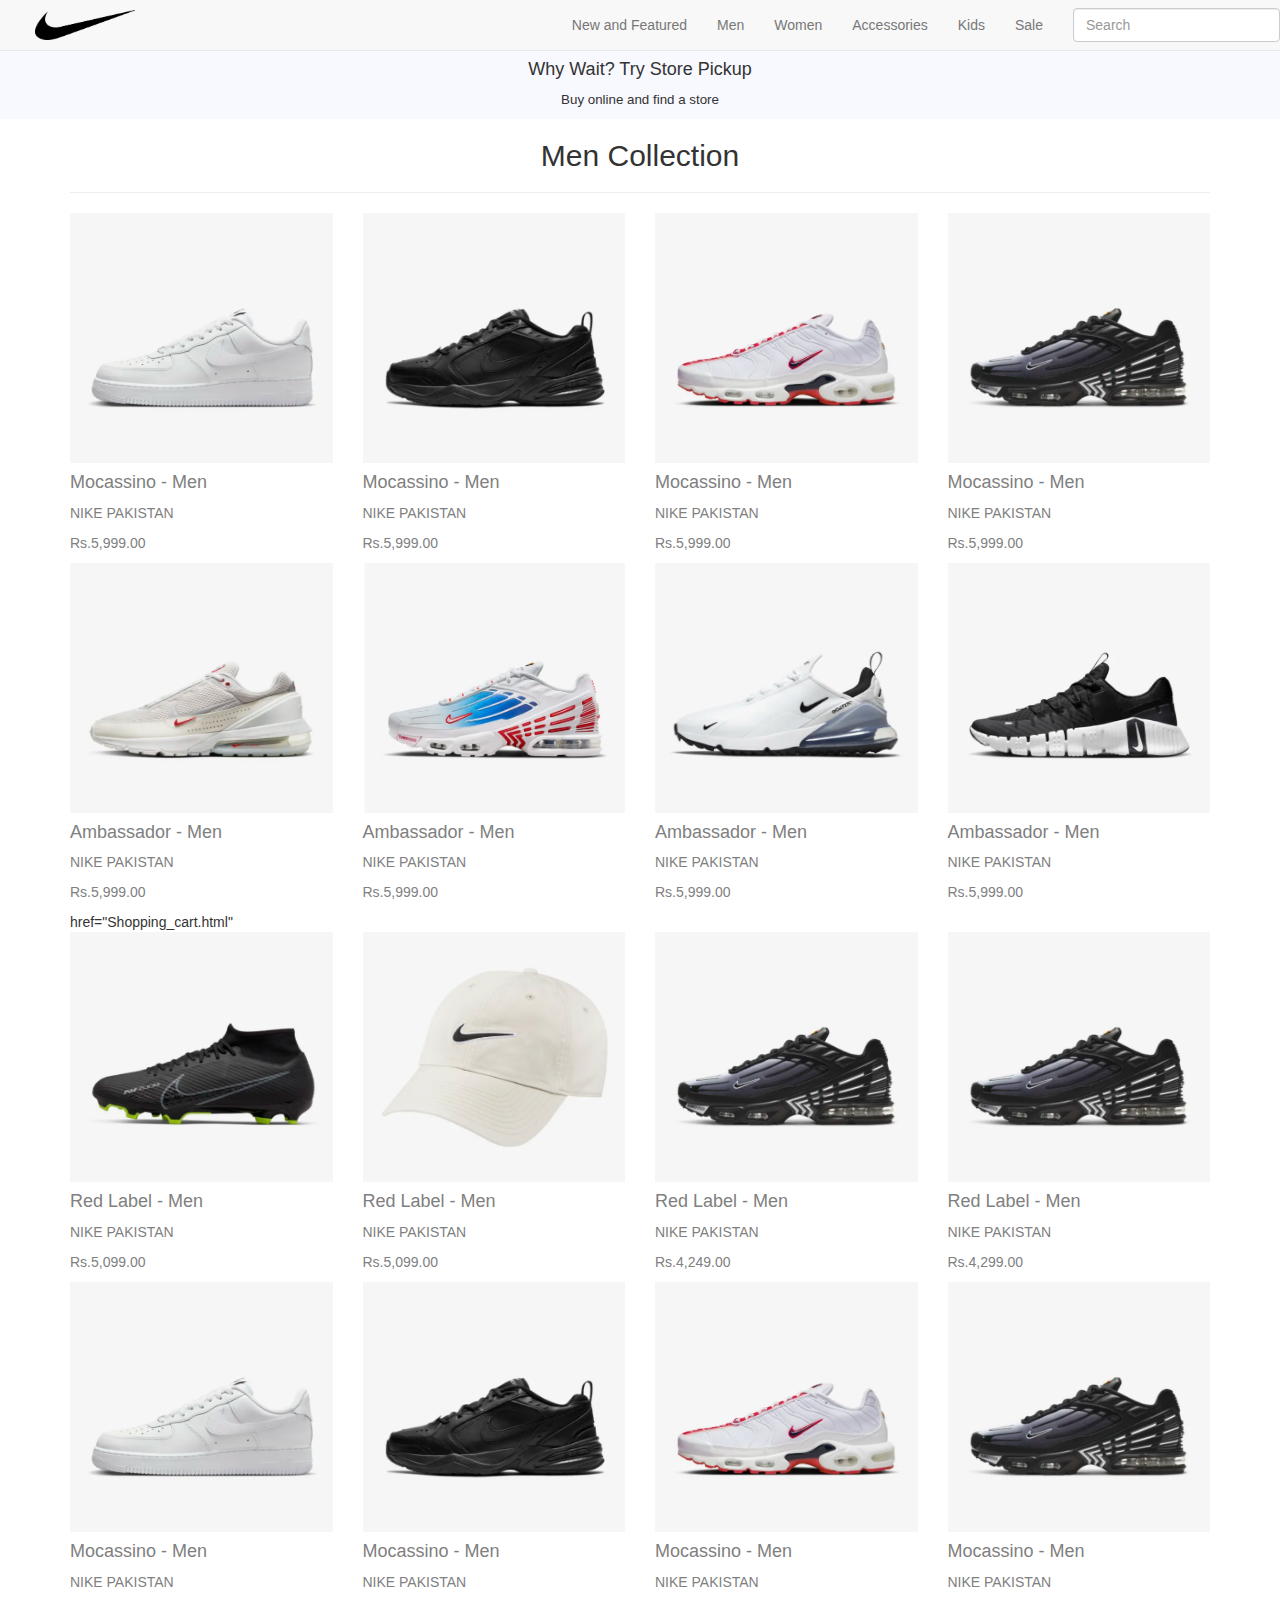
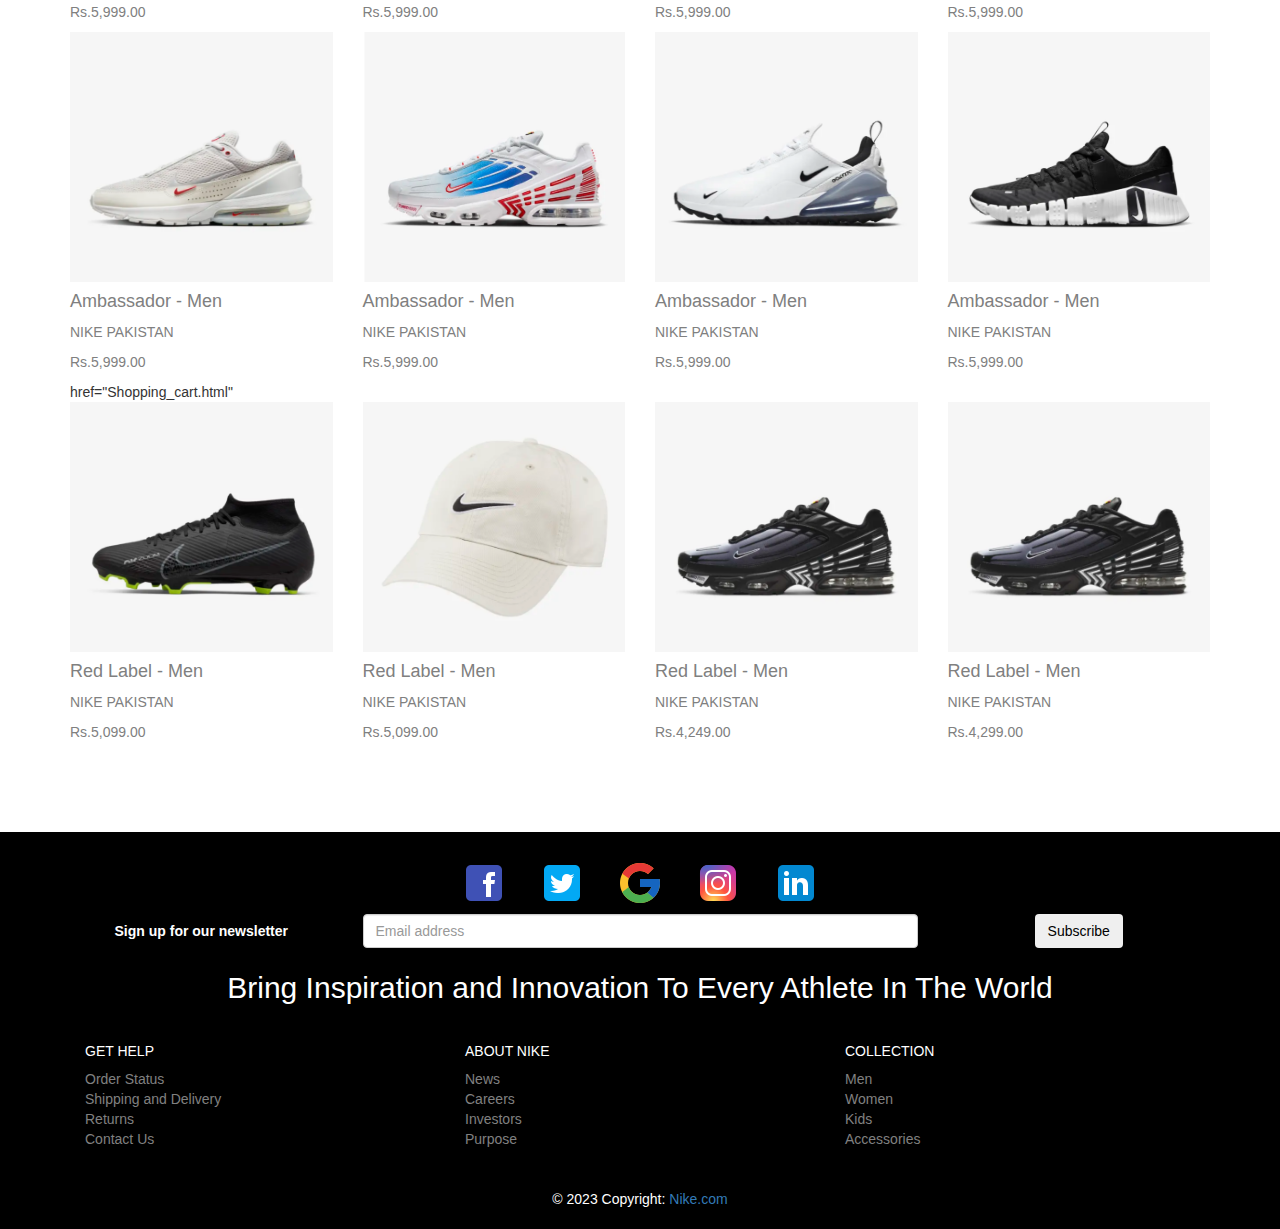
<file: nike/men.html>
<html>
    <head>   
        <link type="text/css" rel="stylesheet" href="css/style.css">
        <link type="text/css" rel="stylesheet" href="css/bootstrap.min.css">
    </head>
    <body>
  
            
        <nav class="navbar navbar-default navbar-fixed-top">
            <div class="container-fluid">
                <div class="navbar-header">
                    <a class="navbar-brand" href="index.html" ><img alt="Logo Image" src="img/nike_logo.png" id="logo_img"></a>
                </div>
                  <ul class="nav navbar-nav navbar-right">
                    <li><a href="newandfeatured.html">New and Featured</a></li>
                    <li><a href="men.html">Men</a></li>
                    <li><a href="women.html">Women</a></li>
                    <li><a href="accessories.html">Accessories</a></li>
                    <li><a href="Kids.html">Kids</a></li>
                    <li><a href="sale.html">Sale</a></li>
                      <li>
                        <form class="navbar-form navbar-right" role="search">
                            <div class="form-group">
                                <input type="text" class="form-control" placeholder="Search">
                            </div>
                        </form>
                      </li>
                 </ul>
            </div> 
        </nav>
           <div id="header__" class="container-fluid">
               <div class="row">
                    <div  class="col-lg-12 text-center">
                        <h4 id="t1">Why Wait? Try Store Pickup</h4>
                        <p id="tt1">Buy online and find a store</p>
                   </div>
               </div>
        </div> 
        
        
        
               <div id="backcolor_div" class="container-fluid">
            <div id="items_container_shoes" class="container">
                <h2 id="Page_title" class="text-center">Men Collection</h2>
                <hr>
              
                
                <div id="Row_space_shoe" class="row">
                    <div class="col-lg-3 col-md-6 mb-4 mb-md-0">
                            <a  href="Shopping_cart.html"><img src="img/t1.png" alt="Men Shoe" width="250px" height="250px">
                            <div>
                            <h4>Mocassino - Men</h4>
                           <p id="Bata_pakistan_text">NIKE PAKISTAN</p>
                            <p>Rs.5,999.00</p>
                        </div>
                        </a>
                        
                    </div>
                    <div class="col-lg-3 col-md-6 mb-4 mb-md-0">
                        <a href="Shopping_cart.html"><img src="img/t2.png" alt="Men Shoe"  width="250px" height="250px">
                             <div>
                            <h4>Mocassino - Men</h4>
                           <p id="Bata_pakistan_text">NIKE PAKISTAN</p>
                            <p>Rs.5,999.00</p>
                        </div>
                        </a>
                        
                    </div>
                    <div class="col-lg-3 col-md-6 mb-4 mb-md-0">
                        <a href="Shopping_cart.html"><img src="img/t3.png" alt="Men Shoe"  width="250px"    height="250px">
                            <div>
                            <h4>Mocassino - Men</h4>
                           <p id="Bata_pakistan_text">NIKE PAKISTAN</p>
                            <p>Rs.5,999.00</p>
                        </div>
                        </a>
                         
                    </div>
                    <div class="col-lg-3 col-md-6 mb-4 mb-md-0">
                          <a href="Shopping_cart.html"><img src="img/t4.png" alt="Men Shoe"  width="250px" height="250px">
                            <div>
                            <h4>Mocassino - Men</h4>
                            <p id="Bata_pakistan_text">NIKE PAKISTAN</p>
                            <p>Rs.5,999.00</p>
                        </div>
                        </a>
                         
                    </div>
                </div>
                
                <div id="Row_space_shoe" class="row">
                    <div class="col-lg-3 col-md-6 mb-4 mb-md-0">
                            <a  href="Shopping_cart.html"><img src="img/t5.png" alt="Men Shoe" width="250px" height="250px">
                             <div>
                            <h4>Ambassador - Men</h4>
                            <p id="Bata_pakistan_text">NIKE PAKISTAN</p>
                            <p>Rs.5,999.00</p>
                        </div>
                        </a>
                       href="Shopping_cart.html"
                    </div>
                    <div class="col-lg-3 col-md-6 mb-4 mb-md-0">
                        <a href="Shopping_cart.html"><img src="img/t6.png" alt="Men Shoe"  width="250px" height="250px">
                         <div>
                            <h4>Ambassador - Men</h4>
                           <p id="Bata_pakistan_text">NIKE PAKISTAN</p>
                            <p>Rs.5,999.00</p>
                        </div>
                        </a>
                        
                    </div>
                    <div class="col-lg-3 col-md-6 mb-4 mb-md-0">
                        <a href="Shopping_cart.html"><img src="img/t7.png"alt="Men Shoe"  width="250px" height="250px">
                        <div>
                            <h4>Ambassador - Men</h4>
                            <p id="Bata_pakistan_text">NIKE PAKISTAN</p>
                            <p>Rs.5,999.00</p>
                        </div>
                        </a>
                         
                    </div>
                    <div class="col-lg-3 col-md-6 mb-4 mb-md-0">
                          <a href="Shopping_cart.html"><img src="img/t8.png" alt="Men Shoe"  width="250px" height="250px">
                            <div>
                            <h4>Ambassador - Men</h4>
                           <p id="Bata_pakistan_text">NIKE PAKISTAN</p>
                            <p>Rs.5,999.00</p>
                        </div>
                        </a>
                         
                    </div>
                </div>
                
                <div id="Row_space_shoe" class="row">
                    <div class="col-lg-3 col-md-6 mb-4 mb-md-0">
                            <a  href="Shopping_cart.html"><img src="img/t9.png"alt="Men Shoe" width="250px" height="250px">
                         <div>
                            <h4>Red Label - Men</h4>
                            <p id="Bata_pakistan_text">NIKE PAKISTAN</p>
                            <p>Rs.5,099.00</p>
                        </div>
                        </a>
                       
                    </div>
                    <div class="col-lg-3 col-md-6 mb-4 mb-md-0">
                        <a href="Shopping_cart.html"><img src="img/t10.png"alt="Men Shoe"  width="250px" height="250px">
                         <div>
                            <h4>Red Label - Men</h4>
                           <p id="Bata_pakistan_text">NIKE PAKISTAN</p>
                            <p>Rs.5,099.00</p>
                        </div>
                        </a>
                        
                    </div>
                    <div class="col-lg-3 col-md-6 mb-4 mb-md-0">
                        <a href="Shopping_cart.html"><img src="img/t4.png" alt="Men Shoe"  width="250px" height="250px">
                        <div>
                            <h4>Red Label - Men</h4>
                           <p id="Bata_pakistan_text">NIKE PAKISTAN</p>
                            <p>Rs.4,249.00</p>
                        </div>
                        </a>
                         
                    </div>
                    <div class="col-lg-3 col-md-6 mb-4 mb-md-0">
                          <a href="Shopping_cart.html"><img src="img/t4.png" alt="Men Shoe"  width="250px" height="250px">
                         <div>
                            <h4>Red Label - Men</h4>
                           <p id="Bata_pakistan_text">NIKE PAKISTAN</p>
                            <p>Rs.4,299.00</p>
                        </div>
                        </a>
                         
                    </div>
                </div>
                
                <div id="Row_space_shoe" class="row">
                    <div class="col-lg-3 col-md-6 mb-4 mb-md-0">
                            <a  href="Shopping_cart.html"><img src="img/t1.png" alt="Men Shoe" width="250px" height="250px">
                            <div>
                            <h4>Mocassino - Men</h4>
                            <p id="Bata_pakistan_text">NIKE PAKISTAN</p>
                            <p>Rs.5,999.00</p>
                        </div>
                        </a>
                        
                    </div>
                    <div class="col-lg-3 col-md-6 mb-4 mb-md-0">
                        <a href="Shopping_cart.html"><img src="img/t2.png" alt="Men Shoe"  width="250px" height="250px">
                             <div>
                            <h4>Mocassino - Men</h4>
                            <p id="Bata_pakistan_text">NIKE PAKISTAN</p>
                            <p>Rs.5,999.00</p>
                        </div>
                        </a>
                        
                    </div>
                    <div class="col-lg-3 col-md-6 mb-4 mb-md-0">
                        <a href="Shopping_cart.html"><img src="img/t3.png" alt="Men Shoe"  width="250px"    height="250px">
                            <div>
                            <h4>Mocassino - Men</h4>
                            <p id="Bata_pakistan_text">NIKE PAKISTAN</p>
                            <p>Rs.5,999.00</p>
                        </div>
                        </a>
                         
                    </div>
                    <div class="col-lg-3 col-md-6 mb-4 mb-md-0">
                          <a href="Shopping_cart.html"><img src="img/t4.png" alt="Men Shoe"  width="250px" height="250px">
                            <div>
                            <h4>Mocassino - Men</h4>
                            <p id="Bata_pakistan_text">NIKE PAKISTAN</p>
                            <p>Rs.5,999.00</p>
                        </div>
                        </a>
                         
                    </div>
                </div>
                
                <div id="Row_space_shoe" class="row">
                    <div class="col-lg-3 col-md-6 mb-4 mb-md-0">
                            <a  href="Shopping_cart.html"><img src="img/t5.png" alt="Men Shoe" width="250px" height="250px">
                             <div>
                            <h4>Ambassador - Men</h4>
                           <p id="Bata_pakistan_text">NIKE PAKISTAN</p>
                            <p>Rs.5,999.00</p>
                        </div>
                        </a>
                       href="Shopping_cart.html"
                    </div>
                    <div class="col-lg-3 col-md-6 mb-4 mb-md-0">
                        <a href="Shopping_cart.html"><img src="img/t6.png" alt="Men Shoe"  width="250px" height="250px">
                         <div>
                            <h4>Ambassador - Men</h4>
                           <p id="Bata_pakistan_text">NIKE PAKISTAN</p>
                            <p>Rs.5,999.00</p>
                        </div>
                        </a>
                        
                    </div>
                    <div class="col-lg-3 col-md-6 mb-4 mb-md-0">
                        <a href="Shopping_cart.html"><img src="img/t7.png"alt="Men Shoe"  width="250px" height="250px">
                        <div>
                            <h4>Ambassador - Men</h4>
                            <p id="Bata_pakistan_text">NIKE PAKISTAN</p>
                            <p>Rs.5,999.00</p>
                        </div>
                        </a>
                         
                    </div>
                    <div class="col-lg-3 col-md-6 mb-4 mb-md-0">
                          <a href="Shopping_cart.html"><img src="img/t8.png" alt="Men Shoe"  width="250px" height="250px">
                            <div>
                            <h4>Ambassador - Men</h4>
                            <p id="Bata_pakistan_text">NIKE PAKISTAN</p>
                            <p>Rs.5,999.00</p>
                        </div>
                        </a>
                         
                    </div>
                </div>
                
                <div id="Row_space_shoe" class="row">
                    <div class="col-lg-3 col-md-6 mb-4 mb-md-0">
                            <a  href="Shopping_cart.html"><img src="img/t9.png"alt="Men Shoe" width="250px" height="250px">
                         <div>
                            <h4>Red Label - Men</h4>
                            <p id="Bata_pakistan_text">NIKE PAKISTAN</p>
                            <p>Rs.5,099.00</p>
                        </div>
                        </a>
                       
                    </div>
                    <div class="col-lg-3 col-md-6 mb-4 mb-md-0">
                        <a href="Shopping_cart.html"><img src="img/t10.png"alt="Men Shoe"  width="250px" height="250px">
                         <div>
                            <h4>Red Label - Men</h4>
                            <p id="Bata_pakistan_text">NIKE PAKISTAN</p>
                            <p>Rs.5,099.00</p>
                        </div>
                        </a>
                        
                    </div>
                    <div class="col-lg-3 col-md-6 mb-4 mb-md-0">
                        <a href="Shopping_cart.html"><img src="img/t4.png" alt="Men Shoe"  width="250px" height="250px">
                        <div>
                            <h4>Red Label - Men</h4>
                           <p id="Bata_pakistan_text">NIKE PAKISTAN</p>
                            <p>Rs.4,249.00</p>
                        </div>
                        </a>
                         
                    </div>
                    <div class="col-lg-3 col-md-6 mb-4 mb-md-0">
                          <a href="Shopping_cart.html"><img src="img/t4.png" alt="Men Shoe"  width="250px" height="250px">
                         <div>
                            <h4>Red Label - Men</h4>
                            <p id="Bata_pakistan_text">NIKE PAKISTAN</p>
                            <p>Rs.4,299.00</p>
                        </div>
                        </a>
                         
                    </div>
                </div>
                
            </div>
        </div>
        
        
        
        
        
        
        
        
        
        
        
        
        
        

        
        
        
        
        
       
        <footer class="bg-dark text-center text-white">

          <div class="container p-4">

            <section class="mb-4">
                  <a class="btn btn-outline-light btn-floating m-1" href="#!" role="button"><img src="img/icons8-facebook-48.png"></a>
                  <a class="btn btn-outline-light btn-floating m-1" href="#!" role="button" ><img src="img/icons8-twitter-squared-48.png"></a>
                  <a class="btn btn-outline-light btn-floating m-1" href="#!" role="button" ><img src="img/icons8-google-48.png"></a>
                  <a class="btn btn-outline-light btn-floating m-1" href="#!" role="button" ><img src="img/icons8-instagram-48.png"></a>
                  <a class="btn btn-outline-light btn-floating m-1" href="#!" role="button"><img src="img/icons8-linkedin-48.png"></a>
            </section>

            <section class="">
              <form action="">
                <div class="row d-flex ">

                  <div class="col-lg-3 col-md-4">
                    <p style="padding-top: 7px;" class="pt-2 text-center">
                      <strong >Sign up for our newsletter</strong>
                    </p>
                  </div>

                  <div class="col-md-5 col-lg-6">
                    <div class="form-outline form-white mb-4">
                      <input type="email" id="form5Example21" class="form-control" placeholder="Email address" />
                    </div>
                  </div>

                  <div class="col-lg-3 col-md-3">

                    <button type="submit" class="btn btn-outline-light mb-4" style="color: black;">
                      Subscribe
                    </button>
                  </div>

                </div>
              </form>
            </section>


            <section class="mb-4">
              <h2>
                Bring Inspiration and Innovation To Every Athlete In The World
             </h2>
            </section>

            <section class="">

              <div style="margin: 30px auto" class="row">
                  
                <div class="col-lg-4 col-md-6 mb-4 mb-md-0">
                  <h5 class="text-uppercase text-left">Get help</h5>
                  <ul id="footer_details" class="list-unstyled mb-0 text-left">
                    <li><a href="#!" class="text-white">Order Status</a></li>
                    <li><a href="#!" class="text-white">Shipping and Delivery</a></li>
                    <li><a href="#!" class="text-white">Returns</a></li>
                    <li><a href="#!" class="text-white">Contact Us</a></li>
                  </ul>
                </div>

                <div class="col-lg-4 col-md-6 mb-4 mb-md-0">
                  <h5 class="text-uppercase text-left">About Nike</h5>
                  <ul id="footer_details" class="list-unstyled mb-0 text-left">
                    <li><a href="#!" class="text-white">News</a></li>
                    <li><a href="#!" class="text-white">Careers</a></li>
                    <li><a href="#!" class="text-white">Investors</a></li>
                    <li><a href="#!" class="text-white">Purpose</a></li>
                  </ul>
                </div>

                <div class="col-lg-4 col-md-6 mb-4 mb-md-0">
                  <h5 class="text-uppercase text-left">collection</h5>
                  <ul id="footer_details" class="list-unstyled mb-0 text-left">
                    <li> <a href="#!" class="text-white">Men</a></li>
                    <li><a href="#!" class="text-white">Women</a></li>
                    <li><a href="#!" class="text-white">Kids</a></li>
                    <li><a href="#!" class="text-white">Accessories</a></li>
                  </ul>
                </div>

              </div>
            </section>
          </div>

          <div class="text-center p-3" style="background-color: rgba(0, 0, 0, 0.2);">© 2023 Copyright:
            <a class="text-white" href="https://mdbootstrap.com/">Nike.com</a>
          </div>
        </footer>
        
        
    </body>
</html>
</file>
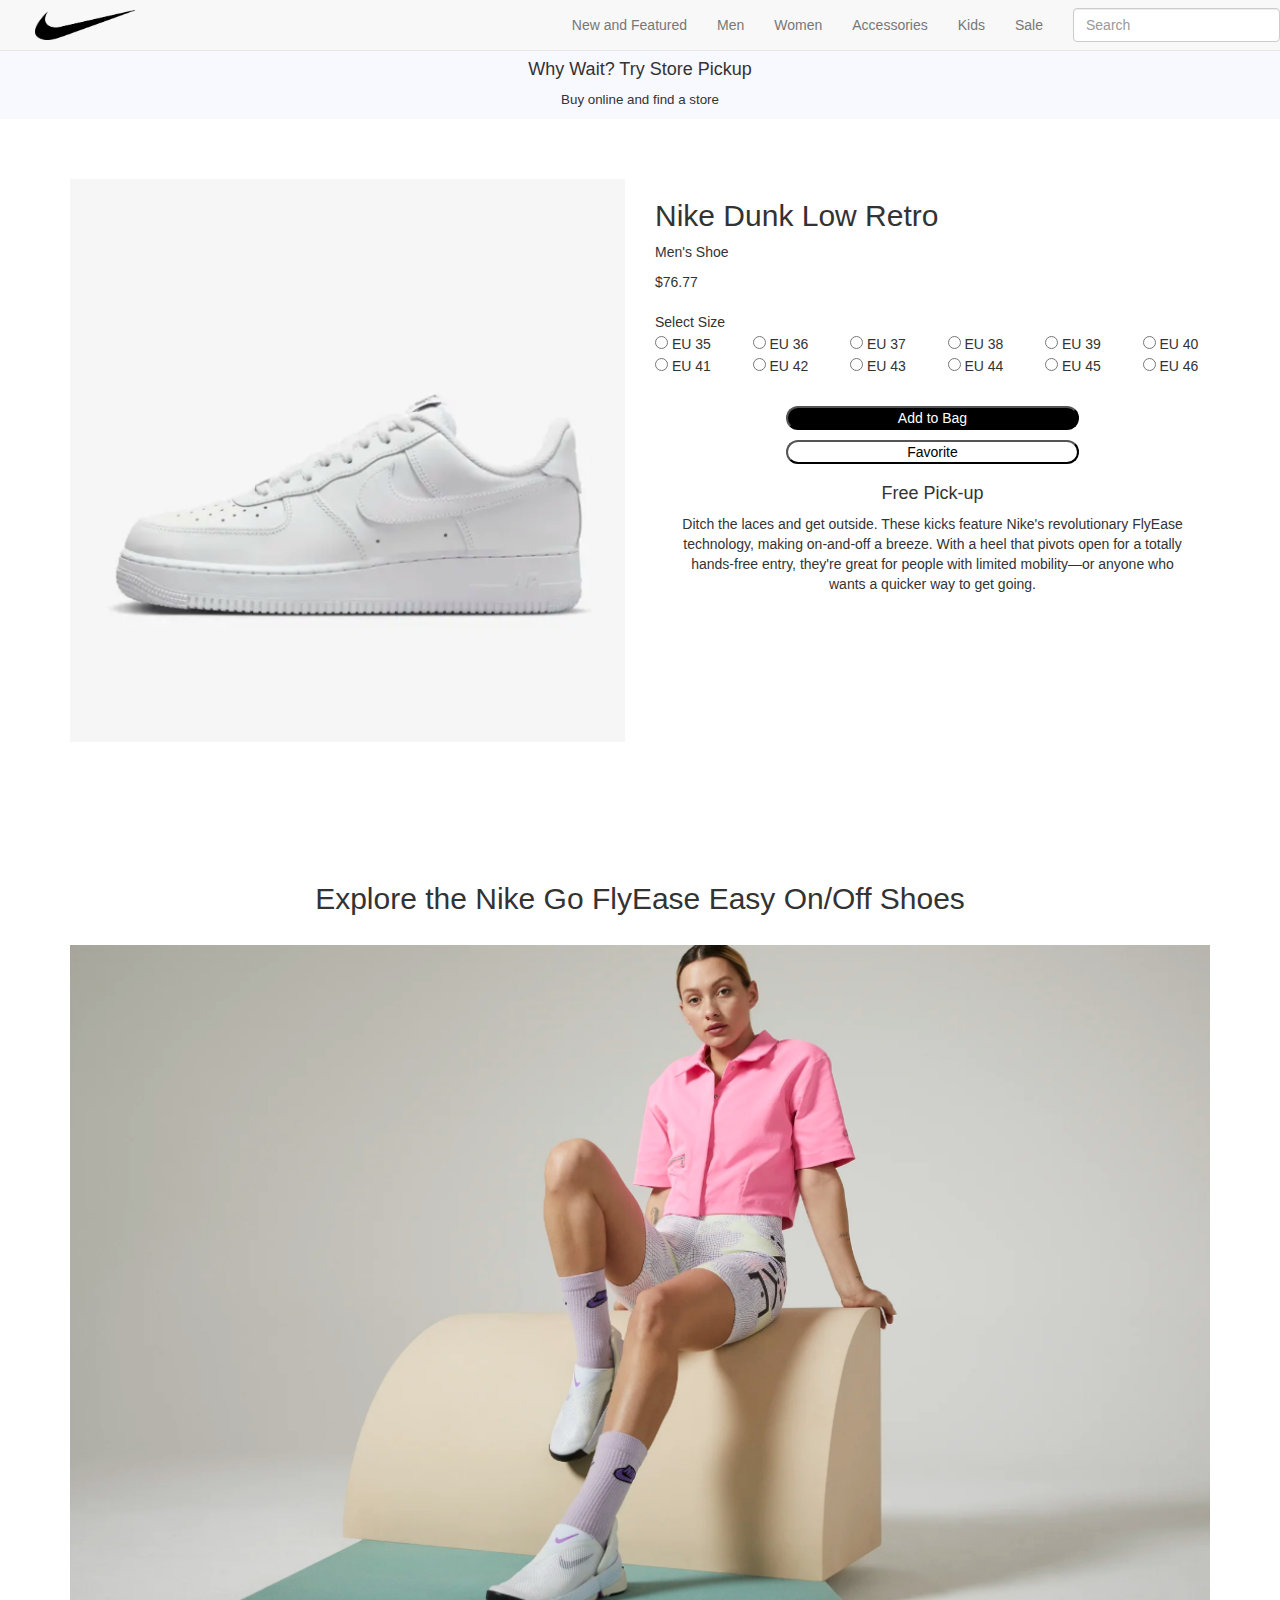
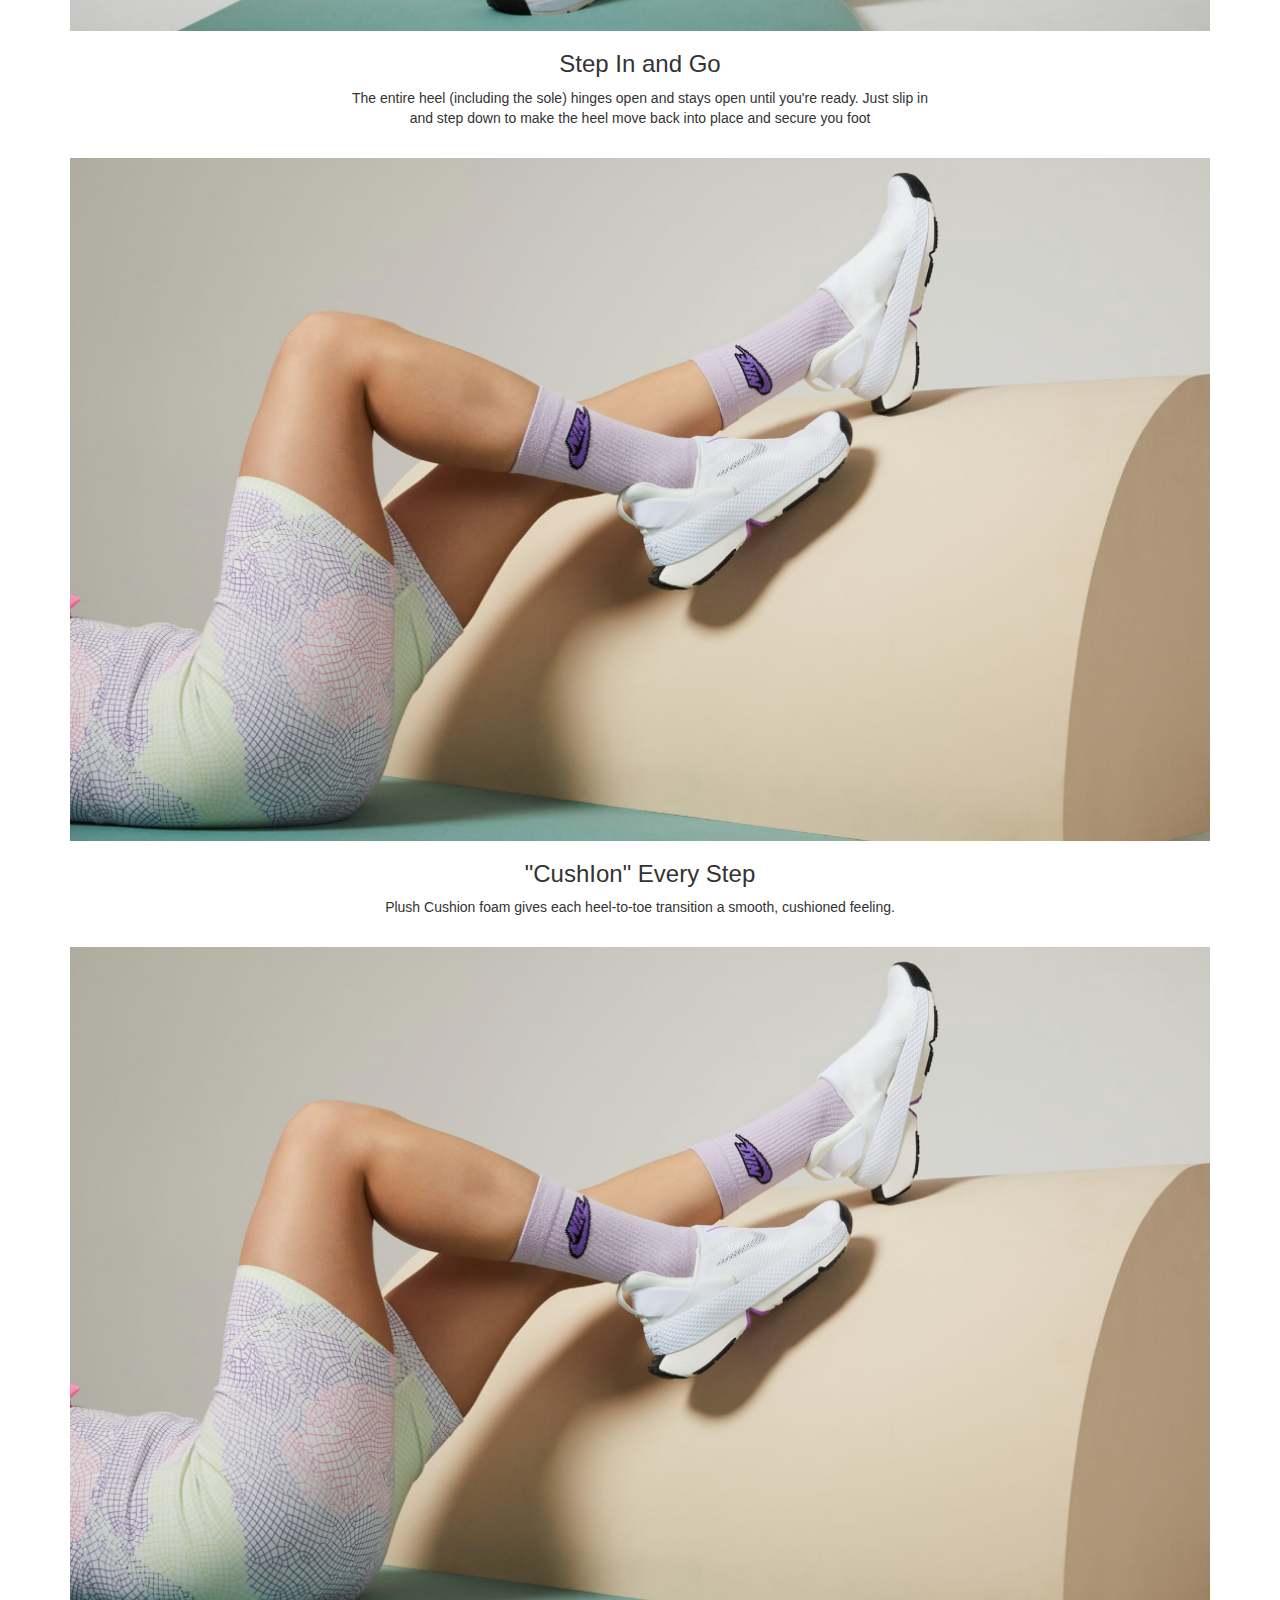
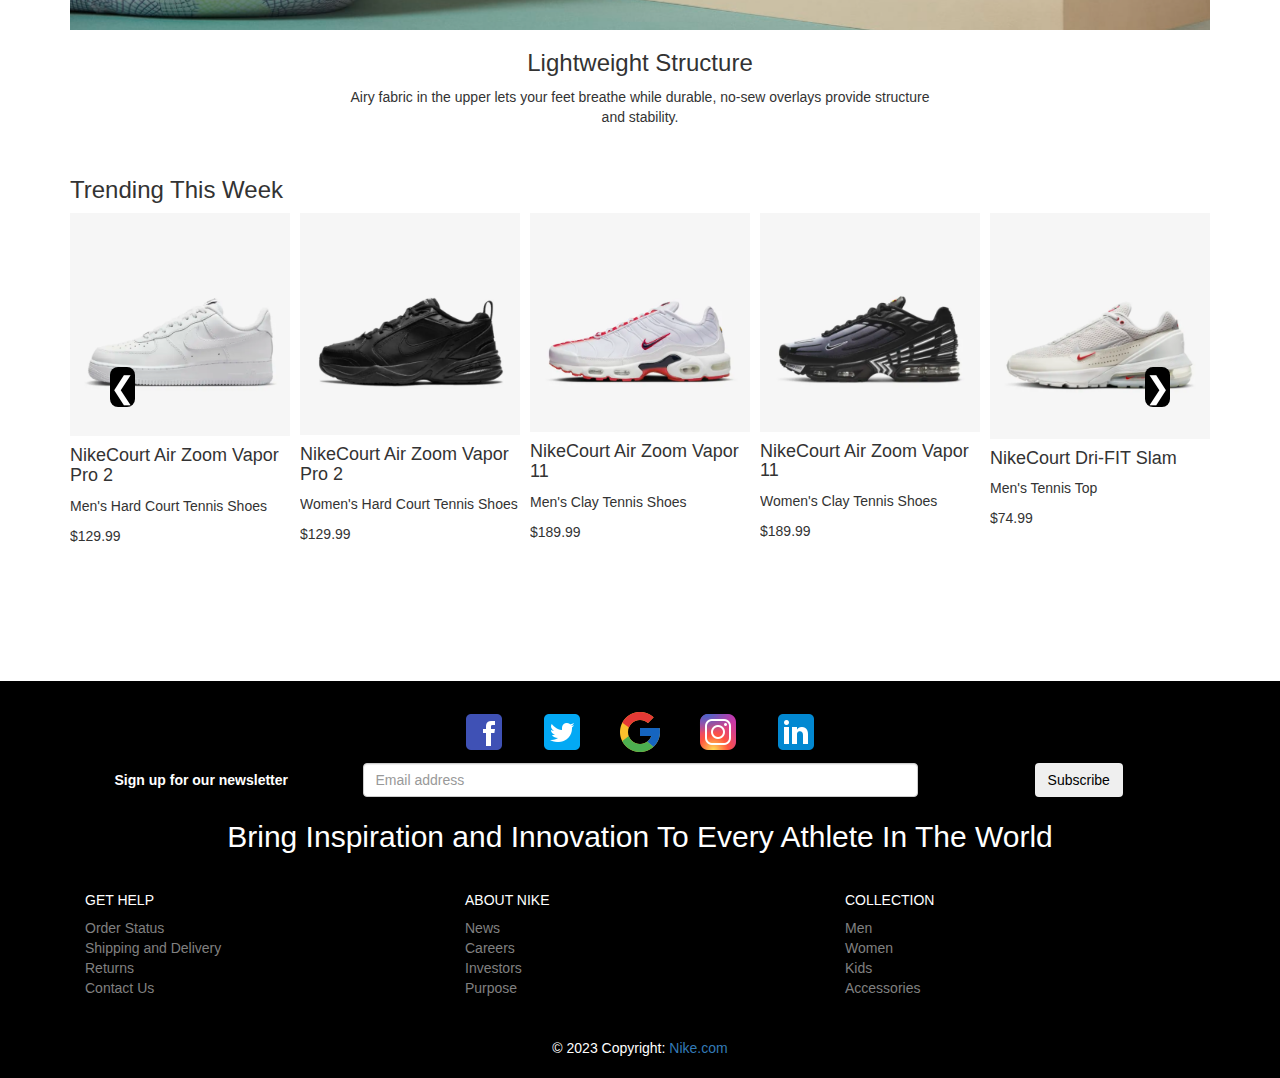
<file: nike/Shopping_cart.html>
<html>
    <head> 
        <meta charset="utf-8">
          <meta name="viewport" content="width=device-width, initial-scale=1">
<link type="text/css" rel="stylesheet" href="css/style.css">
        <link type="text/css" rel="stylesheet" href="css/bootstrap.min.css">
        
        
        <link rel="stylesheet" href="https://cdnjs.cloudflare.com/ajax/libs/OwlCarousel2/2.3.4/assets/owl.carousel.min.css">
        <link rel="stylesheet" href="https://cdnjs.cloudflare.com/ajax/libs/OwlCarousel2/2.3.4/assets/owl.theme.default.min.css">
        
    </head>
    <body>
        
        <script src="https://ajax.googleapis.com/ajax/libs/jquery/3.6.4/jquery.min.js"></script>
          <script src="https://maxcdn.bootstrapcdn.com/bootstrap/3.4.1/js/bootstrap.min.js"></script>
        
        <script src="https://cdnjs.cloudflare.com/ajax/libs/jquery/3.3.1/jquery.min.js"></script>
        <script src="https://cdnjs.cloudflare.com/ajax/libs/OwlCarousel2/2.3.4/owl.carousel.min.js"></script>
  
        
        
           <script type="text/javascript">
                        $(document).ready(function() {
                  $('.owl-carousel').owlCarousel({
                    loop: true,
                    margin: 10,
                    nav: true,
                    navText: ["<span class='owl-prev'>&#10094;</span>", "<span class='owl-next'>&#10095;</span>"],
                    autoplay: true,
                    autoplayTimeout: 3000,
                    responsive: {
                      0: {
                        items: 1
                      },
                      600: {
                        items: 3
                      },
                      1000: {
                        items: 5
                      }
                    }
                  });
                });
                   

                </script> 
        
        
        
        
        


            <nav class="navbar navbar-default navbar-fixed-top">
                <div class="container-fluid">
                    <div class="navbar-header">
                        <a class="navbar-brand" href="index.html" ><img alt="Logo Image" src="img/nike_logo.png" id="logo_img"></a>
                    </div>
                      <ul class="nav navbar-nav navbar-right">
                        <li><a href="newandfeatured.html">New and Featured</a></li>
                        <li><a href="men.html">Men</a></li>
                        <li><a href="women.html">Women</a></li>
                        <li><a href="accessories.html">Accessories</a></li>
                        <li><a href="Kids.html">Kids</a></li>
                        <li><a href="sale.html">Sale</a></li>
                          <li>
                            <form class="navbar-form navbar-right" role="search">
                                <div class="form-group">
                                    <input type="text" class="form-control" placeholder="Search">
                                </div>
                            </form>
                          </li>
                     </ul>
                </div> 
            </nav>
        
           <div id="header__" class="container-fluid">
               <div class="row">
                    <div  class="col-lg-12 text-center">
                        <h4 id="t1">Why Wait? Try Store Pickup</h4>
                        <p id="tt1">Buy online and find a store</p>
                   </div>
               </div>
            </div>
        
        
           
        
        
        

        
        
        <br>
        <br>
        <br>
        <div class="container-fluid">
            <div class="container">
                <div class="row">
                    <div class="col-lg-6">
                        <img src="img/t1.png" alt="image" >
                    </div>
                    <div class="col-lg-6">
                        <h2 >Nike Dunk Low Retro</h2>
                        <p>Men's Shoe</p>
                        <p>$76.77</p>
                        <div class="row">
                            <p style="margin: 10px 20px 0 15px;" >Select Size</p>
                            <div class="col-lg-2">
                                <input type="radio" name="btn_size38.5" id="btn_size38.5" > EU 35
                            </div>
                            <div class="col-lg-2">
                                <input type="radio" name="btn_size38.5" id="btn_size38.5" > EU 36
                            </div>
                            <div class="col-lg-2">
                                <input type="radio" name="btn_size38.5" id="btn_size38.5" > EU 37
                            </div>
                            <div class="col-lg-2">
                                <input type="radio" name="btn_size38.5" id="btn_size38.5" > EU 38
                            </div>
                            <div class="col-lg-2">
                                <input type="radio" name="btn_size38.5" id="btn_size38.5" > EU 39
                            </div>
                            <div class="col-lg-2">
                                <input type="radio" name="btn_size38.5" id="btn_size38.5" > EU 40
                            </div>
                        </div>
                        <div class="row">
    
                            <div class="col-lg-2">
                                <input type="radio" name="btn_size38.5" id="btn_size38.5" > EU 41
                            </div>
                            <div class="col-lg-2">
                                <input type="radio" name="btn_size38.5" id="btn_size38.5" > EU 42
                            </div>
                            <div class="col-lg-2">
                                <input type="radio" name="btn_size38.5" id="btn_size38.5" > EU 43
                            </div>
                            <div class="col-lg-2">
                                <input type="radio" name="btn_size38.5" id="btn_size38.5" > EU 44
                            </div>
                            <div class="col-lg-2">
                                <input type="radio" name="btn_size38.5" id="btn_size38.5" > EU 45
                            </div>
                            <div class="col-lg-2">
                                <input type="radio" name="btn_size38.5" id="btn_size38.5" > EU 46
                            </div>
                        </div>
                        <div class="row">
                            <div class="col text-center">
                                <button type="button" id="btn_add_bag">Add to Bag</button>
                            </div>
                        </div>
                        <div class="row">
                            <div class="col text-center">
                                <button type="button" id="btn_favorite">Favorite</button>
                            </div>
                        </div>
                        <div style="margin: 10px 20px 0 20px;" class="row">
                            <div class="col text-center">
                              <h4>Free Pick-up</h4>
                                <p>Ditch the laces and get outside. These kicks feature Nike's revolutionary FlyEase technology, making on-and-off a breeze. With a heel that pivots open for a totally hands-free entry, they're great for people with limited mobility—or anyone who wants a quicker way to get going.</p>
                            </div>
                        </div>
                    </div>
                </div>
            </div>
        </div>
        
        
        
        <br>
        <br>
        <br>
        <br>
        <br>
        <br>
        <div class="container-fluid">
            <div class="container text-center">
                <h2>Explore the Nike Go FlyEase Easy On/Off Shoes</h2>
                <br>
                <img src="img/check1.png" alt="image" class="img-responsive">
                <h3>Step In and Go</h3>
                <p>The entire heel (including the sole) hinges open and stays open until you're ready. Just slip in<br> and step down to make the heel move back into place and secure you foot</p>
            </div>
        </div>
        <div class="container-fluid">
            <div class="container text-center">
                <br>
                <img src="img/check2.png" alt="image" class="img-responsive">
                <h3>"CushIon" Every Step</h3>
                <p>Plush Cushion foam gives each heel-to-toe transition a smooth, cushioned feeling.</p>
            </div>
        </div>
        <div class="container-fluid">
            <div class="container text-center">
                <br>
                <img src="img/check2.png" alt="image" class="img-responsive">
                <h3>Lightweight Structure</h3>
                <p>Airy fabric in the upper lets your feet breathe while durable, no-sew overlays provide structure <br> and stability.</p>
            </div>
        </div>
        
        
        
        
        
        
        
        
        
        
        
        
                <div class="container-fluid">
            <div class="container">
                       
        
                <div style="margin: 40px 0;" class="home-demo">
                  <h3>Trending This Week</h3>
                  <div class="owl-carousel ">
                    <div style="background: white;"   class="item">
                      <img src="img/t1.png" alt="imagae" >
                            <h4 >NikeCourt Air Zoom Vapor Pro 2</h4>
                            <p>Men's Hard Court Tennis Shoes</p>
                            <p>$129.99</p>
                        
                    </div>
                    <div style="background: white;"  class="item">
                      <img src="img/t2.png" alt="imagae">
                        <h4 >NikeCourt Air Zoom Vapor Pro 2</h4>
                            <p>Women's Hard Court Tennis Shoes</p>
                            <p>$129.99</p>
                    </div>
                    <div style="background: white;"  class="item">
                       <img src="img/t3.png" alt="imagae">
                        <h4 >NikeCourt Air Zoom Vapor 11</h4>
                            <p>Men's Clay Tennis Shoes</p>
                            <p>$189.99</p>
                    </div>
                    <div style="background: white;"  class="item">
                       <img src="img/t4.png" alt="imagae">
                        <h4 >NikeCourt Air Zoom Vapor 11</h4>
                            <p>Women's Clay Tennis Shoes</p>
                            <p>$189.99</p>
                    </div>
                    <div style="background: white;"  class="item">
                       <img src="img/t5.png" alt="imagae">
                        <h4 >NikeCourt Dri-FIT Slam</h4>
                            <p>Men's Tennis Top</p>
                            <p>$74.99</p>
                    </div>
                    <div style="background: white;"  class="item">
                       <img src="img/t6.png" alt="imagae">
                        <h4 >NikeCourt Dri-FIT Slam</h4>
                            <p>Men's Tennis Shorts</p>
                            <p>$69.99</p>
                    </div>
                    <div style="background: white;"  class="item">
                       <img src="img/t7.png" alt="imagae">
                        <h4 >NikeCourt Dri-FIT ADV Slam</h4>
                            <p>Men's Tennis Polo</p>
                            <p>$89.99</p>
                    </div>
                    <div style="background: white;"  class="item">
                       <img src="img/t8.png" alt="imagae">
                        <h4 >NikeCourt Dri-FIT Slam</h4>
                            <p>Women's Tennis Shirt</p>
                            <p>$94.99</p>
                    </div>
                    <div style="background: white;"  class="item">
                       <img src="img/t9.png" alt="imagae">
                        <h4 >NikeCourt Dri-FIT Slam</h4>
                            <p>Women's Tank Top</p>
                            <p>$74.99</p>
                    </div>
                    <div  style="background: white;"  class="item">
                      <img src="img/t10.png" alt="imagae">
                        <h4 >NikeCourt Dri-FIT Slam</h4>
                            <p>Women's Dress</p>
                            <p>$129.99</p>
                    </div>
                  </div>
            </div>
        </div>
    </div>
        
        
        
        
        
        
        
        
        
        
        
        


        <footer class="bg-dark text-center text-white">

          <div class="container p-4">

            <section class="mb-4">
                  <a class="btn btn-outline-light btn-floating m-1" href="#!" role="button"><img src="img/icons8-facebook-48.png"></a>
                  <a class="btn btn-outline-light btn-floating m-1" href="#!" role="button" ><img src="img/icons8-twitter-squared-48.png"></a>
                  <a class="btn btn-outline-light btn-floating m-1" href="#!" role="button" ><img src="img/icons8-google-48.png"></a>
                  <a class="btn btn-outline-light btn-floating m-1" href="#!" role="button" ><img src="img/icons8-instagram-48.png"></a>
                  <a class="btn btn-outline-light btn-floating m-1" href="#!" role="button"><img src="img/icons8-linkedin-48.png"></a>
            </section>

            <section class="">
              <form action="">
                <div class="row d-flex ">

                  <div class="col-lg-3 col-md-4">
                    <p style="padding-top: 7px;" class="pt-2 text-center">
                      <strong >Sign up for our newsletter</strong>
                    </p>
                  </div>

                  <div class="col-md-5 col-lg-6">
                    <div class="form-outline form-white mb-4">
                      <input type="email" id="form5Example21" class="form-control" placeholder="Email address" />
                    </div>
                  </div>

                  <div class="col-lg-3 col-md-3">

                    <button type="submit" class="btn btn-outline-light mb-4" style="color: black;">
                      Subscribe
                    </button>
                  </div>

                </div>
              </form>
            </section>


            <section class="mb-4">
              <h2>
                Bring Inspiration and Innovation To Every Athlete In The World
             </h2>
            </section>

            <section class="">

              <div style="margin: 30px auto" class="row">
                  
                <div class="col-lg-4 col-md-6 mb-4 mb-md-0">
                  <h5 class="text-uppercase text-left">Get help</h5>
                  <ul id="footer_details" class="list-unstyled mb-0 text-left">
                    <li><a href="#!" class="text-white">Order Status</a></li>
                    <li><a href="#!" class="text-white">Shipping and Delivery</a></li>
                    <li><a href="#!" class="text-white">Returns</a></li>
                    <li><a href="#!" class="text-white">Contact Us</a></li>
                  </ul>
                </div>

                <div class="col-lg-4 col-md-6 mb-4 mb-md-0">
                  <h5 class="text-uppercase text-left">About Nike</h5>
                  <ul id="footer_details" class="list-unstyled mb-0 text-left">
                    <li><a href="#!" class="text-white">News</a></li>
                    <li><a href="#!" class="text-white">Careers</a></li>
                    <li><a href="#!" class="text-white">Investors</a></li>
                    <li><a href="#!" class="text-white">Purpose</a></li>
                  </ul>
                </div>

               <!--Grid column-->
        <div class="col-lg-4 col-md-6 mb-4 mb-md-0">
          <h5 class="text-uppercase text-left">collection</h5>

          <ul id="footer_details" class="list-unstyled mb-0 text-left">
            <li>
              <a href="men.html" class="text-white">Men</a>
            </li>
            <li>
              <a href="women.html" class="text-white">Women</a>
            </li>
            <li>
              <a href="Kids.html" class="text-white">Kids</a>
            </li>
            <li>
              <a href="accessories.html" class="text-white">Accessories</a>
            </li>
          </ul>
        </div>
              </div>
            </section>
          </div>

          <div class="text-center p-3" style="background-color: rgba(0, 0, 0, 0.2);">© 2023 Copyright:
            <a class="text-white" href="https://mdbootstrap.com/">Nike.com</a>
          </div>
        </footer>
        
    </body>
</html>
</file>
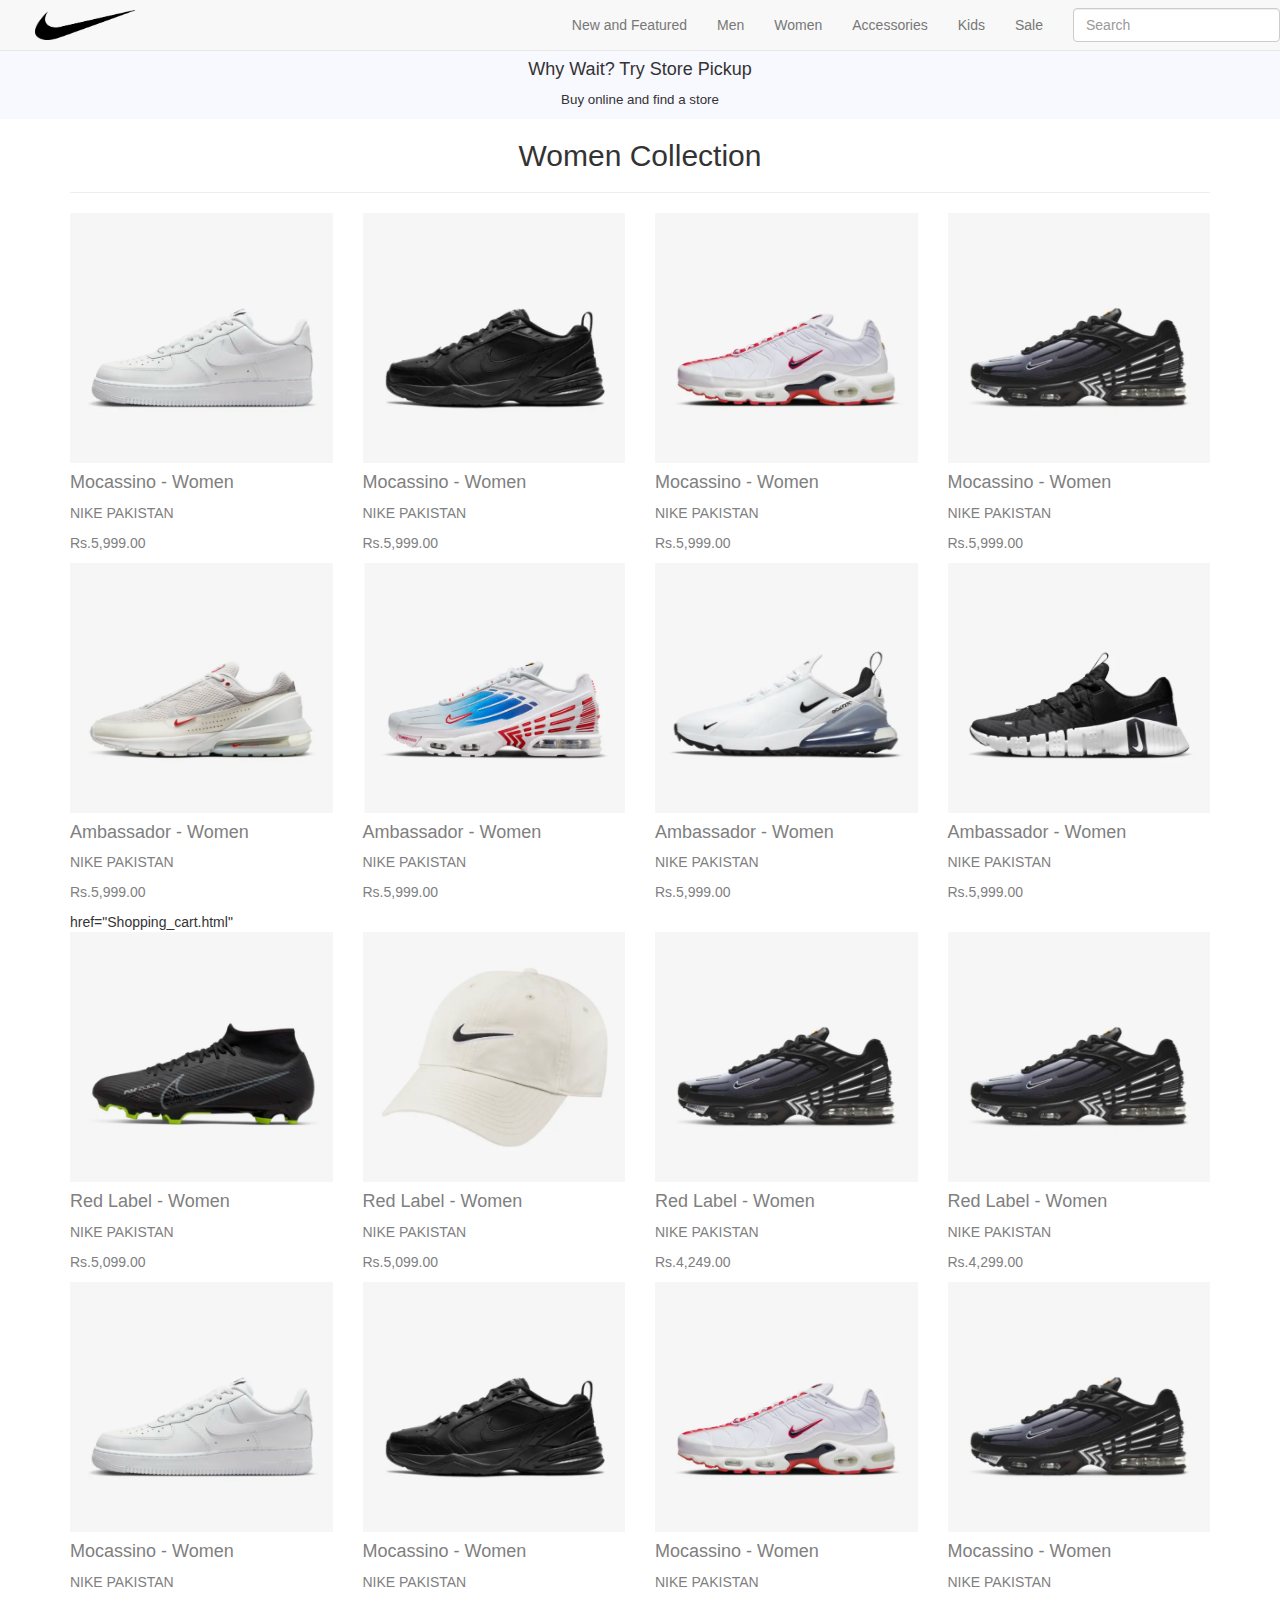
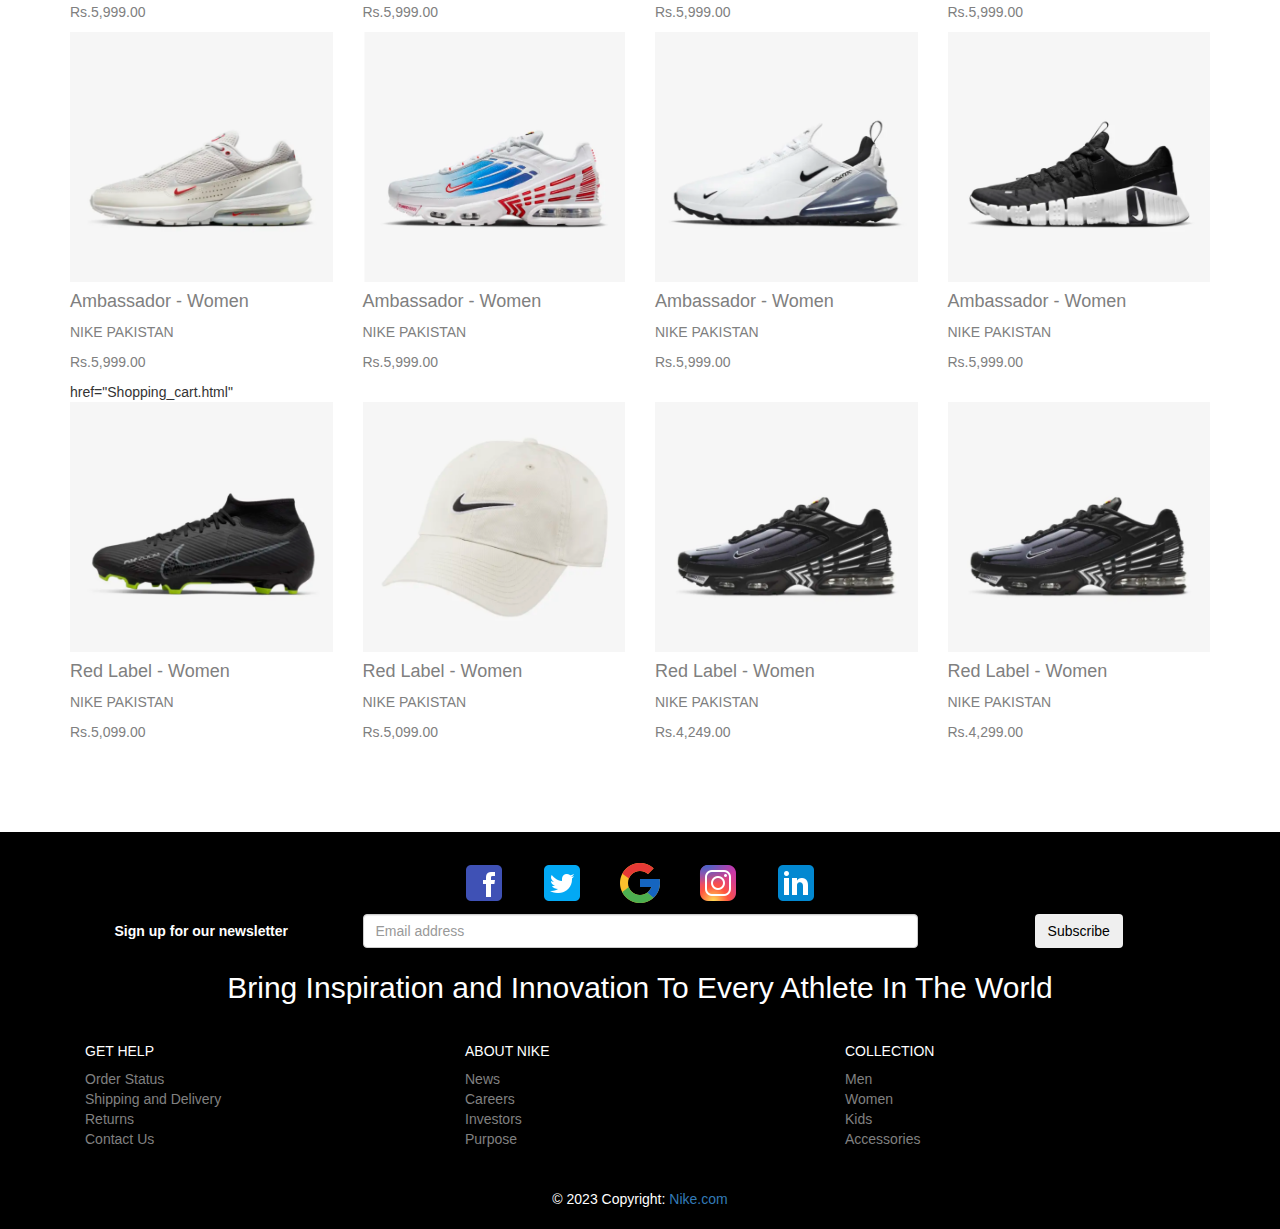
<file: nike/women.html>
<html>
    <head>   
        <link type="text/css" rel="stylesheet" href="css/style.css">
        <link type="text/css" rel="stylesheet" href="css/bootstrap.min.css">
    </head>
    <body>
  
            
        <nav class="navbar navbar-default navbar-fixed-top">
            <div class="container-fluid">
                <div class="navbar-header">
                    <a class="navbar-brand" href="index.html" ><img alt="Logo Image" src="img/nike_logo.png" id="logo_img"></a>
                </div>
                  <ul class="nav navbar-nav navbar-right">
                    <li><a href="newandfeatured.html">New and Featured</a></li>
                    <li><a href="men.html">Men</a></li>
                    <li><a href="women.html">Women</a></li>
                    <li><a href="accessories.html">Accessories</a></li>
                    <li><a href="Kids.html">Kids</a></li>
                    <li><a href="sale.html">Sale</a></li>
                      <li>
                        <form class="navbar-form navbar-right" role="search">
                            <div class="form-group">
                                <input type="text" class="form-control" placeholder="Search">
                            </div>
                        </form>
                      </li>
                 </ul>
            </div> 
        </nav>
           <div id="header__" class="container-fluid">
               <div class="row">
                    <div  class="col-lg-12 text-center">
                        <h4 id="t1">Why Wait? Try Store Pickup</h4>
                        <p id="tt1">Buy online and find a store</p>
                   </div>
               </div>
        </div> 
        
        
        
        <div id="backcolor_div" class="container-fluid">
            <div id="items_container_shoes" class="container">
                <h2 id="Page_title" class="text-center">Women Collection</h2>
                <hr>
              
                
                <div id="Row_space_shoe" class="row">
                    <div class="col-lg-3 col-md-6 mb-4 mb-md-0">
                            <a  href="Shopping_cart.html"><img src="img/t1.png" alt="Men Shoe" width="250px" height="250px">
                            <div>
                            <h4>Mocassino - Women</h4>
                           <p id="Bata_pakistan_text">NIKE PAKISTAN</p>
                            <p>Rs.5,999.00</p>
                        </div>
                        </a>
                        
                    </div>
                    <div class="col-lg-3 col-md-6 mb-4 mb-md-0">
                        <a href="Shopping_cart.html"><img src="img/t2.png" alt="Men Shoe"  width="250px" height="250px">
                             <div>
                            <h4>Mocassino - Women</h4>
                           <p id="Bata_pakistan_text">NIKE PAKISTAN</p>
                            <p>Rs.5,999.00</p>
                        </div>
                        </a>
                        
                    </div>
                    <div class="col-lg-3 col-md-6 mb-4 mb-md-0">
                        <a href="Shopping_cart.html"><img src="img/t3.png" alt="Men Shoe"  width="250px"    height="250px">
                            <div>
                            <h4>Mocassino - Women</h4>
                           <p id="Bata_pakistan_text">NIKE PAKISTAN</p>
                            <p>Rs.5,999.00</p>
                        </div>
                        </a>
                         
                    </div>
                    <div class="col-lg-3 col-md-6 mb-4 mb-md-0">
                          <a href="Shopping_cart.html"><img src="img/t4.png" alt="Men Shoe"  width="250px" height="250px">
                            <div>
                            <h4>Mocassino - Women</h4>
                            <p id="Bata_pakistan_text">NIKE PAKISTAN</p>
                            <p>Rs.5,999.00</p>
                        </div>
                        </a>
                         
                    </div>
                </div>
                
                <div id="Row_space_shoe" class="row">
                    <div class="col-lg-3 col-md-6 mb-4 mb-md-0">
                            <a  href="Shopping_cart.html"><img src="img/t5.png" alt="Men Shoe" width="250px" height="250px">
                             <div>
                            <h4>Ambassador - Women</h4>
                            <p id="Bata_pakistan_text">NIKE PAKISTAN</p>
                            <p>Rs.5,999.00</p>
                        </div>
                        </a>
                       href="Shopping_cart.html"
                    </div>
                    <div class="col-lg-3 col-md-6 mb-4 mb-md-0">
                        <a href="Shopping_cart.html"><img src="img/t6.png" alt="Men Shoe"  width="250px" height="250px">
                         <div>
                            <h4>Ambassador - Women</h4>
                           <p id="Bata_pakistan_text">NIKE PAKISTAN</p>
                            <p>Rs.5,999.00</p>
                        </div>
                        </a>
                        
                    </div>
                    <div class="col-lg-3 col-md-6 mb-4 mb-md-0">
                        <a href="Shopping_cart.html"><img src="img/t7.png"alt="Men Shoe"  width="250px" height="250px">
                        <div>
                            <h4>Ambassador - Women</h4>
                            <p id="Bata_pakistan_text">NIKE PAKISTAN</p>
                            <p>Rs.5,999.00</p>
                        </div>
                        </a>
                         
                    </div>
                    <div class="col-lg-3 col-md-6 mb-4 mb-md-0">
                          <a href="Shopping_cart.html"><img src="img/t8.png" alt="Men Shoe"  width="250px" height="250px">
                            <div>
                            <h4>Ambassador - Women</h4>
                           <p id="Bata_pakistan_text">NIKE PAKISTAN</p>
                            <p>Rs.5,999.00</p>
                        </div>
                        </a>
                         
                    </div>
                </div>
                
                <div id="Row_space_shoe" class="row">
                    <div class="col-lg-3 col-md-6 mb-4 mb-md-0">
                            <a  href="Shopping_cart.html"><img src="img/t9.png"alt="Men Shoe" width="250px" height="250px">
                         <div>
                            <h4>Red Label - Women</h4>
                            <p id="Bata_pakistan_text">NIKE PAKISTAN</p>
                            <p>Rs.5,099.00</p>
                        </div>
                        </a>
                       
                    </div>
                    <div class="col-lg-3 col-md-6 mb-4 mb-md-0">
                        <a href="Shopping_cart.html"><img src="img/t10.png"alt="Men Shoe"  width="250px" height="250px">
                         <div>
                            <h4>Red Label - Women</h4>
                           <p id="Bata_pakistan_text">NIKE PAKISTAN</p>
                            <p>Rs.5,099.00</p>
                        </div>
                        </a>
                        
                    </div>
                    <div class="col-lg-3 col-md-6 mb-4 mb-md-0">
                        <a href="Shopping_cart.html"><img src="img/t4.png" alt="Men Shoe"  width="250px" height="250px">
                        <div>
                            <h4>Red Label - Women</h4>
                           <p id="Bata_pakistan_text">NIKE PAKISTAN</p>
                            <p>Rs.4,249.00</p>
                        </div>
                        </a>
                         
                    </div>
                    <div class="col-lg-3 col-md-6 mb-4 mb-md-0">
                          <a href="Shopping_cart.html"><img src="img/t4.png" alt="Men Shoe"  width="250px" height="250px">
                         <div>
                            <h4>Red Label - Women</h4>
                           <p id="Bata_pakistan_text">NIKE PAKISTAN</p>
                            <p>Rs.4,299.00</p>
                        </div>
                        </a>
                         
                    </div>
                </div>
                
                <div id="Row_space_shoe" class="row">
                    <div class="col-lg-3 col-md-6 mb-4 mb-md-0">
                            <a  href="Shopping_cart.html"><img src="img/t1.png" alt="Men Shoe" width="250px" height="250px">
                            <div>
                            <h4>Mocassino - Women</h4>
                            <p id="Bata_pakistan_text">NIKE PAKISTAN</p>
                            <p>Rs.5,999.00</p>
                        </div>
                        </a>
                        
                    </div>
                    <div class="col-lg-3 col-md-6 mb-4 mb-md-0">
                        <a href="Shopping_cart.html"><img src="img/t2.png" alt="Men Shoe"  width="250px" height="250px">
                             <div>
                            <h4>Mocassino - Women</h4>
                            <p id="Bata_pakistan_text">NIKE PAKISTAN</p>
                            <p>Rs.5,999.00</p>
                        </div>
                        </a>
                        
                    </div>
                    <div class="col-lg-3 col-md-6 mb-4 mb-md-0">
                        <a href="Shopping_cart.html"><img src="img/t3.png" alt="Men Shoe"  width="250px"    height="250px">
                            <div>
                            <h4>Mocassino - Women</h4>
                            <p id="Bata_pakistan_text">NIKE PAKISTAN</p>
                            <p>Rs.5,999.00</p>
                        </div>
                        </a>
                         
                    </div>
                    <div class="col-lg-3 col-md-6 mb-4 mb-md-0">
                          <a href="Shopping_cart.html"><img src="img/t4.png" alt="Men Shoe"  width="250px" height="250px">
                            <div>
                            <h4>Mocassino - Women</h4>
                            <p id="Bata_pakistan_text">NIKE PAKISTAN</p>
                            <p>Rs.5,999.00</p>
                        </div>
                        </a>
                         
                    </div>
                </div>
                
                <div id="Row_space_shoe" class="row">
                    <div class="col-lg-3 col-md-6 mb-4 mb-md-0">
                            <a  href="Shopping_cart.html"><img src="img/t5.png" alt="Men Shoe" width="250px" height="250px">
                             <div>
                            <h4>Ambassador - Women</h4>
                           <p id="Bata_pakistan_text">NIKE PAKISTAN</p>
                            <p>Rs.5,999.00</p>
                        </div>
                        </a>
                       href="Shopping_cart.html"
                    </div>
                    <div class="col-lg-3 col-md-6 mb-4 mb-md-0">
                        <a href="Shopping_cart.html"><img src="img/t6.png" alt="Men Shoe"  width="250px" height="250px">
                         <div>
                            <h4>Ambassador - Women</h4>
                           <p id="Bata_pakistan_text">NIKE PAKISTAN</p>
                            <p>Rs.5,999.00</p>
                        </div>
                        </a>
                        
                    </div>
                    <div class="col-lg-3 col-md-6 mb-4 mb-md-0">
                        <a href="Shopping_cart.html"><img src="img/t7.png"alt="Men Shoe"  width="250px" height="250px">
                        <div>
                            <h4>Ambassador - Women</h4>
                            <p id="Bata_pakistan_text">NIKE PAKISTAN</p>
                            <p>Rs.5,999.00</p>
                        </div>
                        </a>
                         
                    </div>
                    <div class="col-lg-3 col-md-6 mb-4 mb-md-0">
                          <a href="Shopping_cart.html"><img src="img/t8.png" alt="Men Shoe"  width="250px" height="250px">
                            <div>
                            <h4>Ambassador - Women</h4>
                            <p id="Bata_pakistan_text">NIKE PAKISTAN</p>
                            <p>Rs.5,999.00</p>
                        </div>
                        </a>
                         
                    </div>
                </div>
                
                <div id="Row_space_shoe" class="row">
                    <div class="col-lg-3 col-md-6 mb-4 mb-md-0">
                            <a  href="Shopping_cart.html"><img src="img/t9.png"alt="Men Shoe" width="250px" height="250px">
                         <div>
                            <h4>Red Label - Women</h4>
                            <p id="Bata_pakistan_text">NIKE PAKISTAN</p>
                            <p>Rs.5,099.00</p>
                        </div>
                        </a>
                       
                    </div>
                    <div class="col-lg-3 col-md-6 mb-4 mb-md-0">
                        <a href="Shopping_cart.html"><img src="img/t10.png"alt="Men Shoe"  width="250px" height="250px">
                         <div>
                            <h4>Red Label - Women</h4>
                            <p id="Bata_pakistan_text">NIKE PAKISTAN</p>
                            <p>Rs.5,099.00</p>
                        </div>
                        </a>
                        
                    </div>
                    <div class="col-lg-3 col-md-6 mb-4 mb-md-0">
                        <a href="Shopping_cart.html"><img src="img/t4.png" alt="Men Shoe"  width="250px" height="250px">
                        <div>
                            <h4>Red Label - Women</h4>
                           <p id="Bata_pakistan_text">NIKE PAKISTAN</p>
                            <p>Rs.4,249.00</p>
                        </div>
                        </a>
                         
                    </div>
                    <div class="col-lg-3 col-md-6 mb-4 mb-md-0">
                          <a href="Shopping_cart.html"><img src="img/t4.png" alt="Men Shoe"  width="250px" height="250px">
                         <div>
                            <h4>Red Label - Women</h4>
                            <p id="Bata_pakistan_text">NIKE PAKISTAN</p>
                            <p>Rs.4,299.00</p>
                        </div>
                        </a>
                         
                    </div>
                </div>
                
            </div>
        </div>
        
        
        
        
        
        
        
        
        
        
        
        
        
        
        

        
        
        
        
        
       
        <footer class="bg-dark text-center text-white">

          <div class="container p-4">

            <section class="mb-4">
                  <a class="btn btn-outline-light btn-floating m-1" href="#!" role="button"><img src="img/icons8-facebook-48.png"></a>
                  <a class="btn btn-outline-light btn-floating m-1" href="#!" role="button" ><img src="img/icons8-twitter-squared-48.png"></a>
                  <a class="btn btn-outline-light btn-floating m-1" href="#!" role="button" ><img src="img/icons8-google-48.png"></a>
                  <a class="btn btn-outline-light btn-floating m-1" href="#!" role="button" ><img src="img/icons8-instagram-48.png"></a>
                  <a class="btn btn-outline-light btn-floating m-1" href="#!" role="button"><img src="img/icons8-linkedin-48.png"></a>
            </section>

            <section class="">
              <form action="">
                <div class="row d-flex ">

                  <div class="col-lg-3 col-md-4">
                    <p style="padding-top: 7px;" class="pt-2 text-center">
                      <strong >Sign up for our newsletter</strong>
                    </p>
                  </div>

                  <div class="col-md-5 col-lg-6">
                    <div class="form-outline form-white mb-4">
                      <input type="email" id="form5Example21" class="form-control" placeholder="Email address" />
                    </div>
                  </div>

                  <div class="col-lg-3 col-md-3">

                    <button type="submit" class="btn btn-outline-light mb-4" style="color: black;">
                      Subscribe
                    </button>
                  </div>

                </div>
              </form>
            </section>


            <section class="mb-4">
              <h2>
                Bring Inspiration and Innovation To Every Athlete In The World
             </h2>
            </section>

            <section class="">

              <div style="margin: 30px auto" class="row">
                  
                <div class="col-lg-4 col-md-6 mb-4 mb-md-0">
                  <h5 class="text-uppercase text-left">Get help</h5>
                  <ul id="footer_details" class="list-unstyled mb-0 text-left">
                    <li><a href="#!" class="text-white">Order Status</a></li>
                    <li><a href="#!" class="text-white">Shipping and Delivery</a></li>
                    <li><a href="#!" class="text-white">Returns</a></li>
                    <li><a href="#!" class="text-white">Contact Us</a></li>
                  </ul>
                </div>

                <div class="col-lg-4 col-md-6 mb-4 mb-md-0">
                  <h5 class="text-uppercase text-left">About Nike</h5>
                  <ul id="footer_details" class="list-unstyled mb-0 text-left">
                    <li><a href="#!" class="text-white">News</a></li>
                    <li><a href="#!" class="text-white">Careers</a></li>
                    <li><a href="#!" class="text-white">Investors</a></li>
                    <li><a href="#!" class="text-white">Purpose</a></li>
                  </ul>
                </div>

                <!--Grid column-->
        <div class="col-lg-4 col-md-6 mb-4 mb-md-0">
          <h5 class="text-uppercase text-left">collection</h5>

          <ul id="footer_details" class="list-unstyled mb-0 text-left">
            <li>
              <a href="men.html" class="text-white">Men</a>
            </li>
            <li>
              <a href="women.html" class="text-white">Women</a>
            </li>
            <li>
              <a href="Kids.html" class="text-white">Kids</a>
            </li>
            <li>
              <a href="accessories.html" class="text-white">Accessories</a>
            </li>
          </ul>
        </div>

              </div>
            </section>
          </div>

          <div class="text-center p-3" style="background-color: rgba(0, 0, 0, 0.2);">© 2023 Copyright:
            <a class="text-white" href="https://mdbootstrap.com/">Nike.com</a>
          </div>
        </footer>
        
        
    </body>
</html>
</file>
<file: nike/css/style.css>
*{
    margin: 0px;
    padding: 0px;
}
#firstheader{
    background-color: lightgray;
}
#logo_img{
    width: 100px;
    height: 30px;
    margin: -5px 0 0 20px;
}
#header__{
    background-color: ghostwhite;
    margin: 50px 0 0 0;
}
#header_data{
    text-align: center;
}
#tt1{
    font-size: 10pt;
}
#Shoes1{
    text-align: center;
}
#shop_btn{
    background-color: black;
    color: white;
    border-radius: 20px;
}
#shop_btn:hover{
    background-color: darkgray;
    color: white;
    border-radius: 20px;
}









#surface_div{
    text-decoration: none;
    color: black;
}
#Runner_div{
     text-decoration: none;
    color: black;
}





.mb-md-0 a{
    text-decoration: none;
    color: gray;
}
.mb-md-0 a:hover{
    text-decoration: none;
    color: black;
}







/*footer*/
.col_white_amrc { color:#FFF;}
footer { 
    margin-top: 80px;
    width:100%; 
    background-color:black;
    min-height:250px; 
    color: white;
    padding:20px 0px 20px 0px ;
    
}

#footer_details li a{
    text-align: left;
    color: gray;
}





















/* Carousel dark indicators */
/* Add an extra .carousel parent class to increase specifity
   avoiding the use of !important flag. */
.carousel .carousel-indicators li {
  background-color: #fff;
  background-color: rgba(70,70,70,.25);
}

.carousel .carousel-indicators .active {
  background-color: #444;
}

/* Only for beautify example */
h1 {
  margin: 60px auto;
  text-align: center;
}

img {
  width: 100%;
}






.home-demo .item {
    background: #ff3f4d;
}
.home-demo h2 {
    color: #FFF;
    text-align: center;
    padding: 5rem 0;
    margin: 0;
    font-style: italic;
    font-weight: 300;
}







/*Owl Carpusel Code*/
   .owl-prev {
      position: absolute;
      top: 50%;
      left: 20px;
      transform: translateY(-50%);
      font-size: 30px;
      color: #fff;
       background-color: black;
        width: 25px;
          height: 40px;
      z-index: 1;
          border-radius: 8px;
    }
    .owl-next {
      position: absolute;
      top: 50%;
      right: 20px;
      transform: translateY(-50%);
      font-size: 30px;
      color: #fff;
         background-color: black;
        width: 25px;
          height: 40px;
      z-index: 1;
          border-radius: 8px;
    }
    .owl-prev:hover, .owl-next:hover {
      color: #ccc;
    }








#btn_add_bag{
    background-color: black;
    color: white;
    width: 50%;
    border-radius: 20px;
     margin: 30 0 10px 0;
}


#btn_add_bag:hover{
    background-color: gray;
    color: white;
    width: 50%;
    border-radius: 20px;
   
}

#btn_favorite{
    background-color: white;
    color: black;
    width: 50%;
    border-radius: 20px;
    
}
</file>
